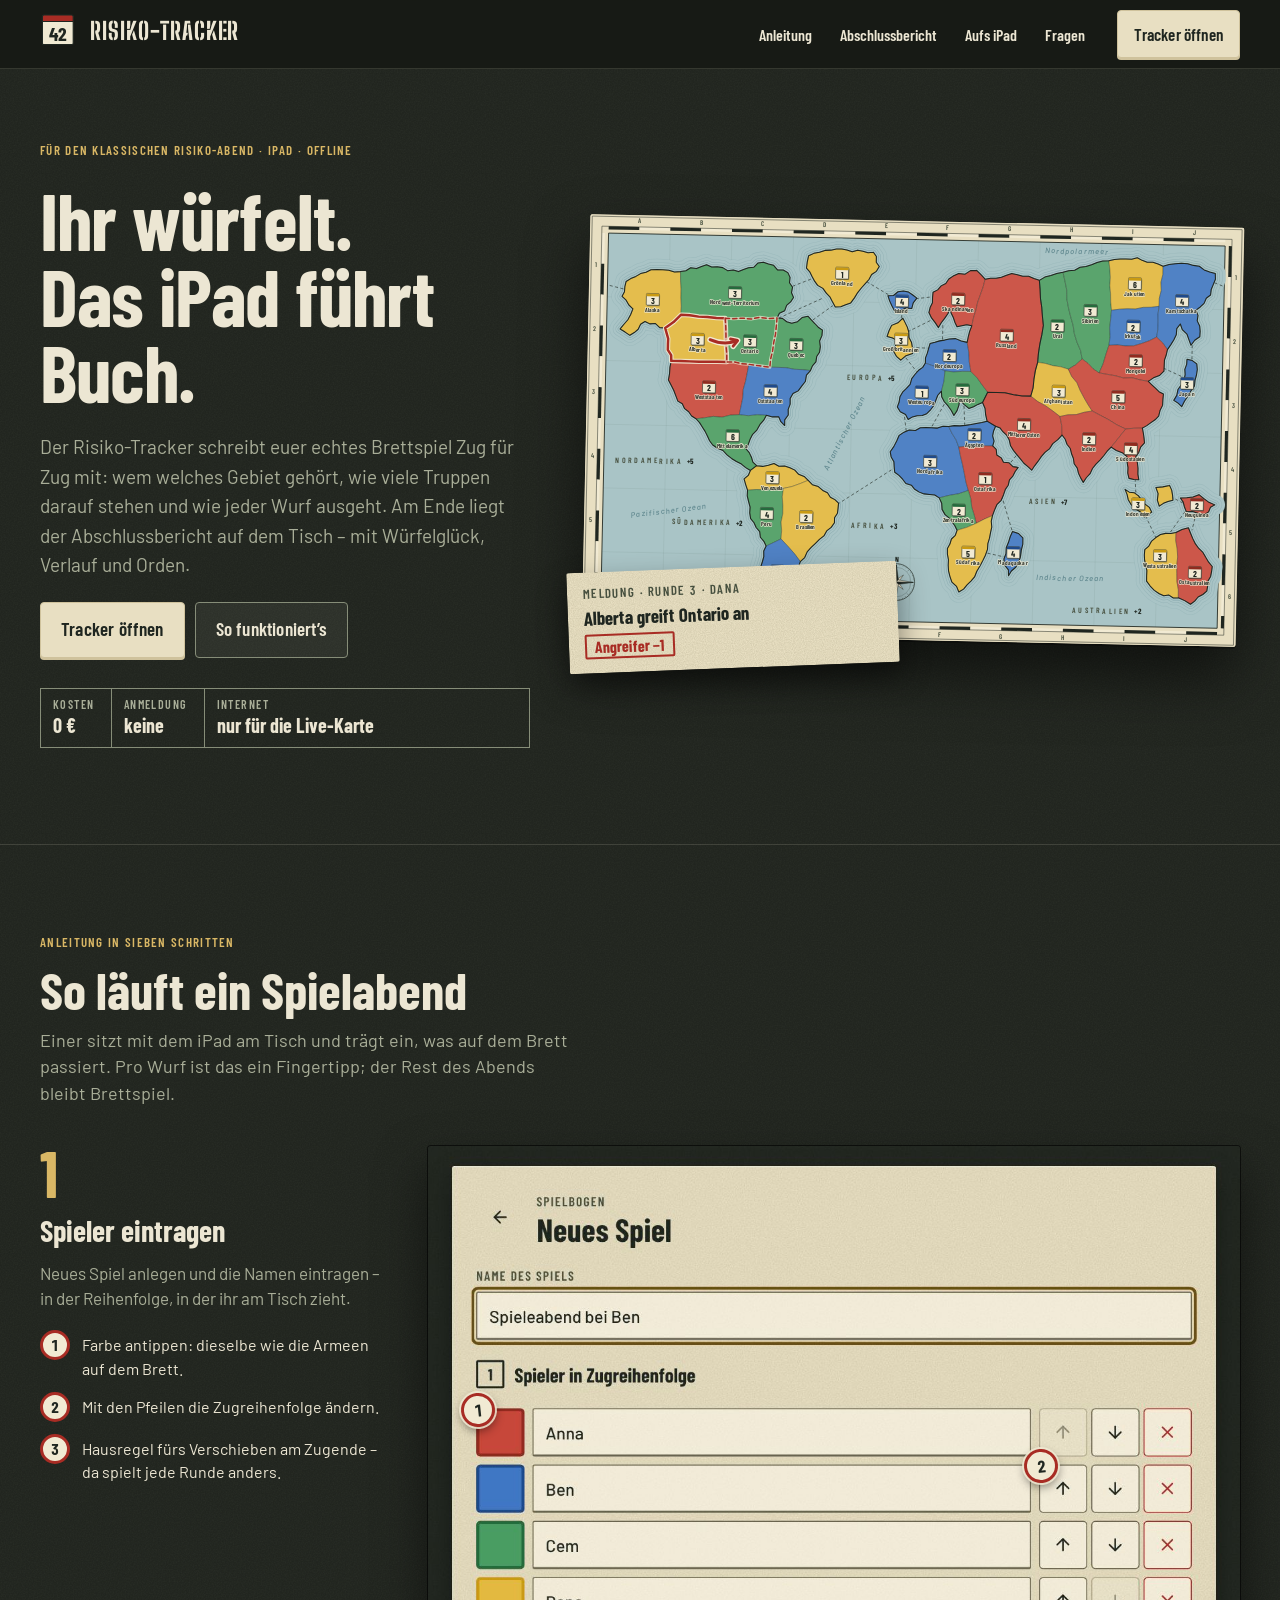
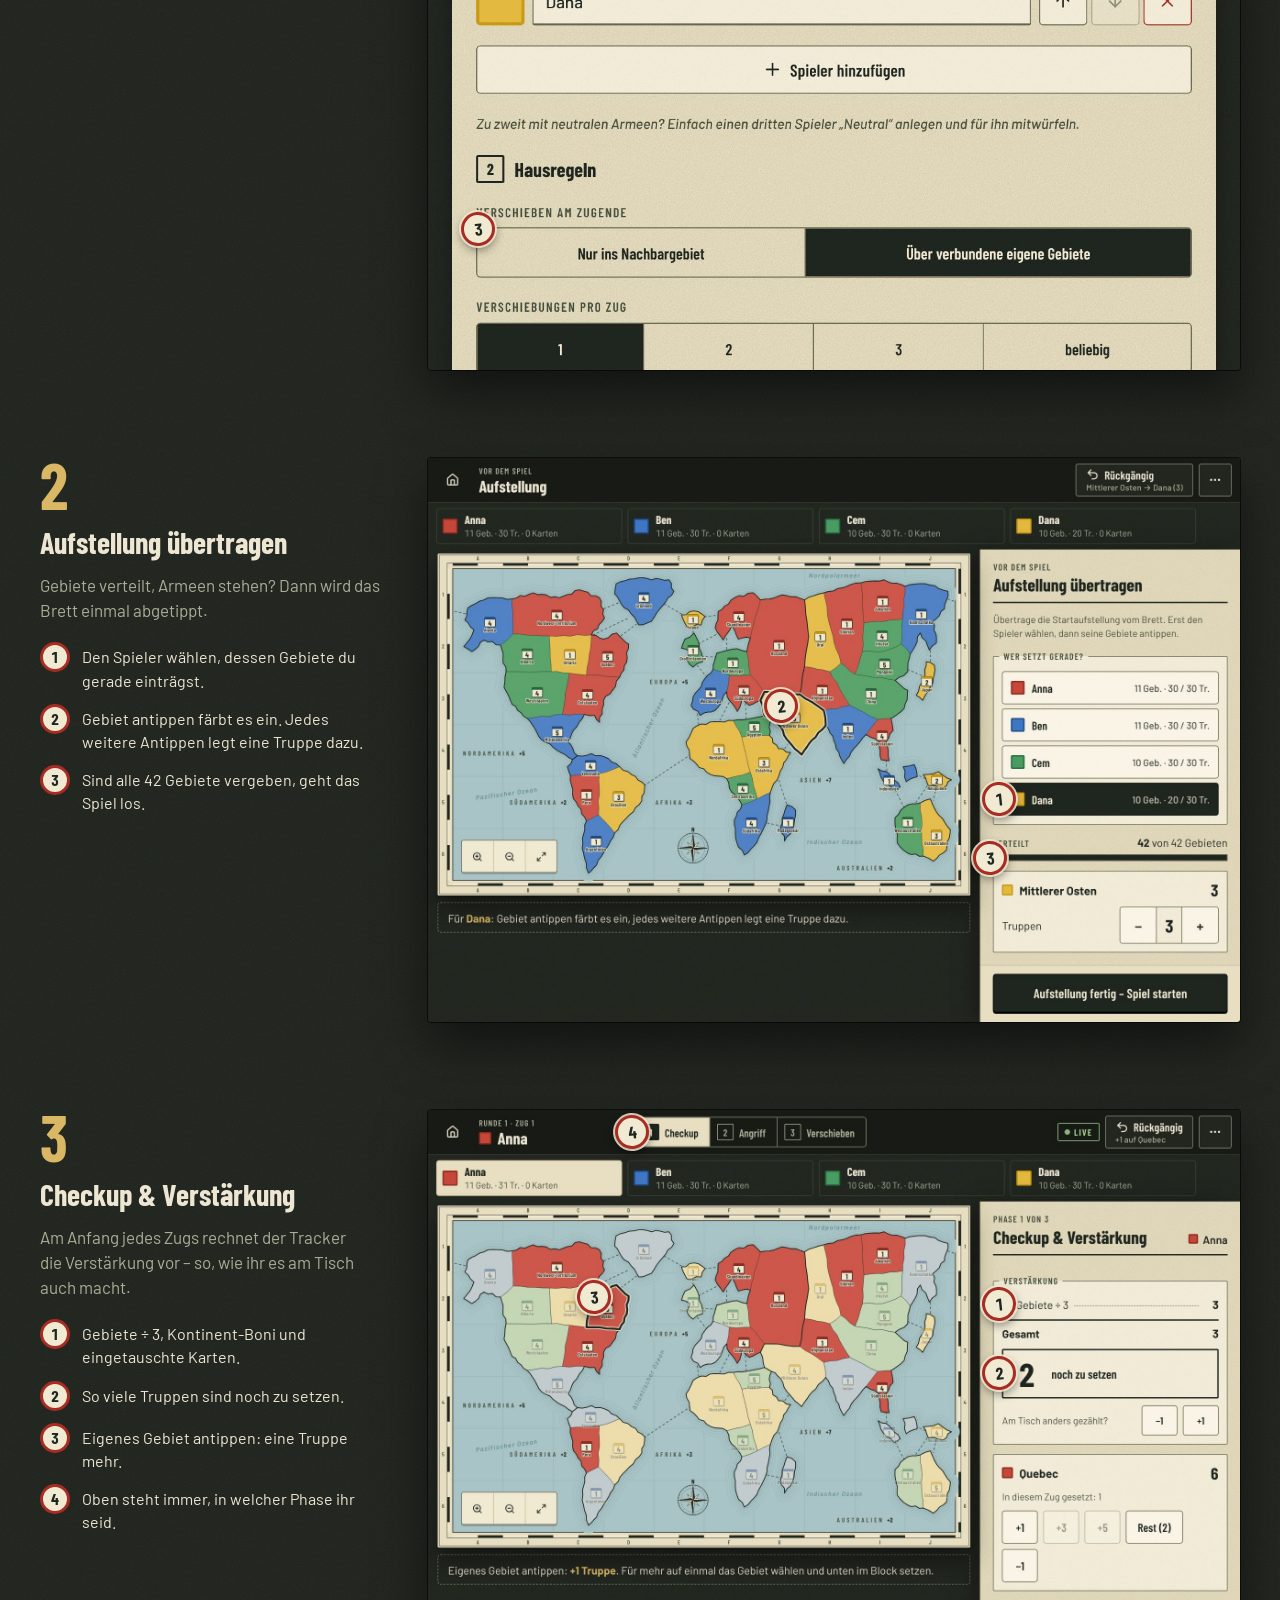
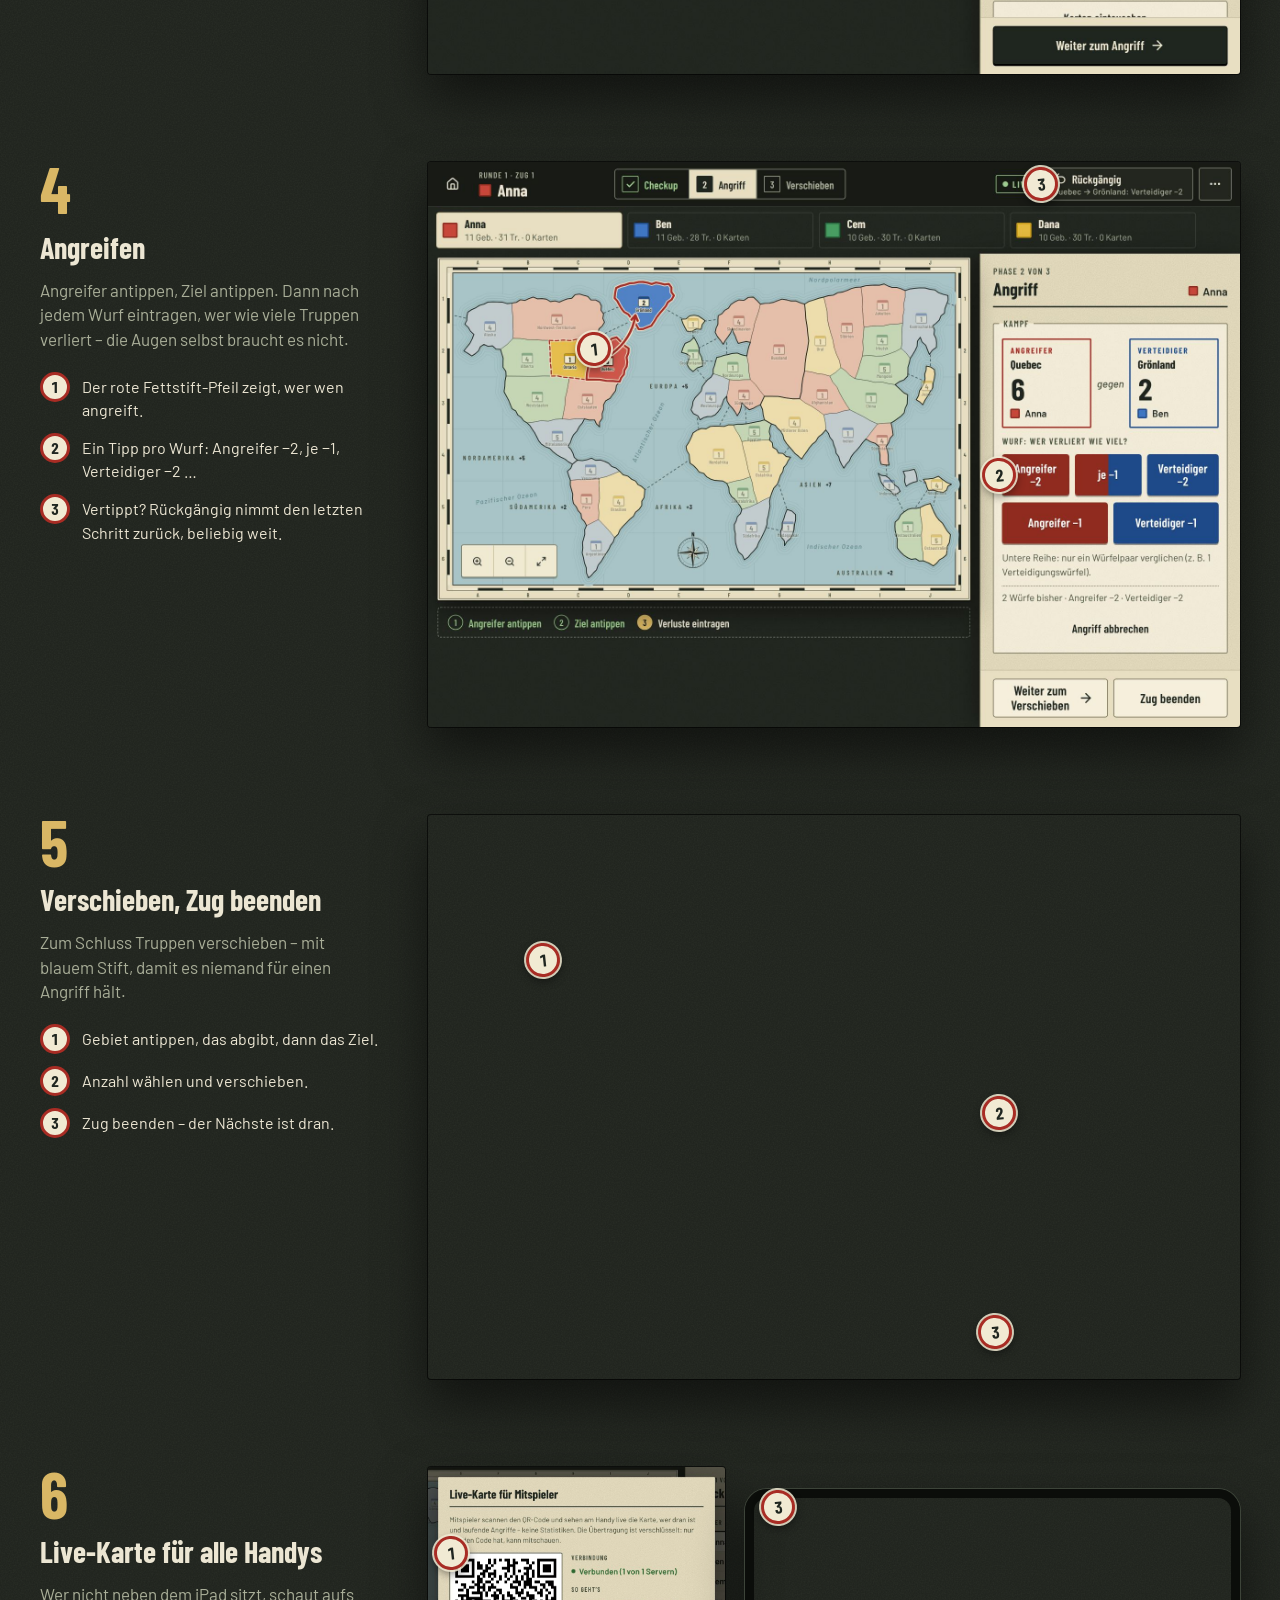
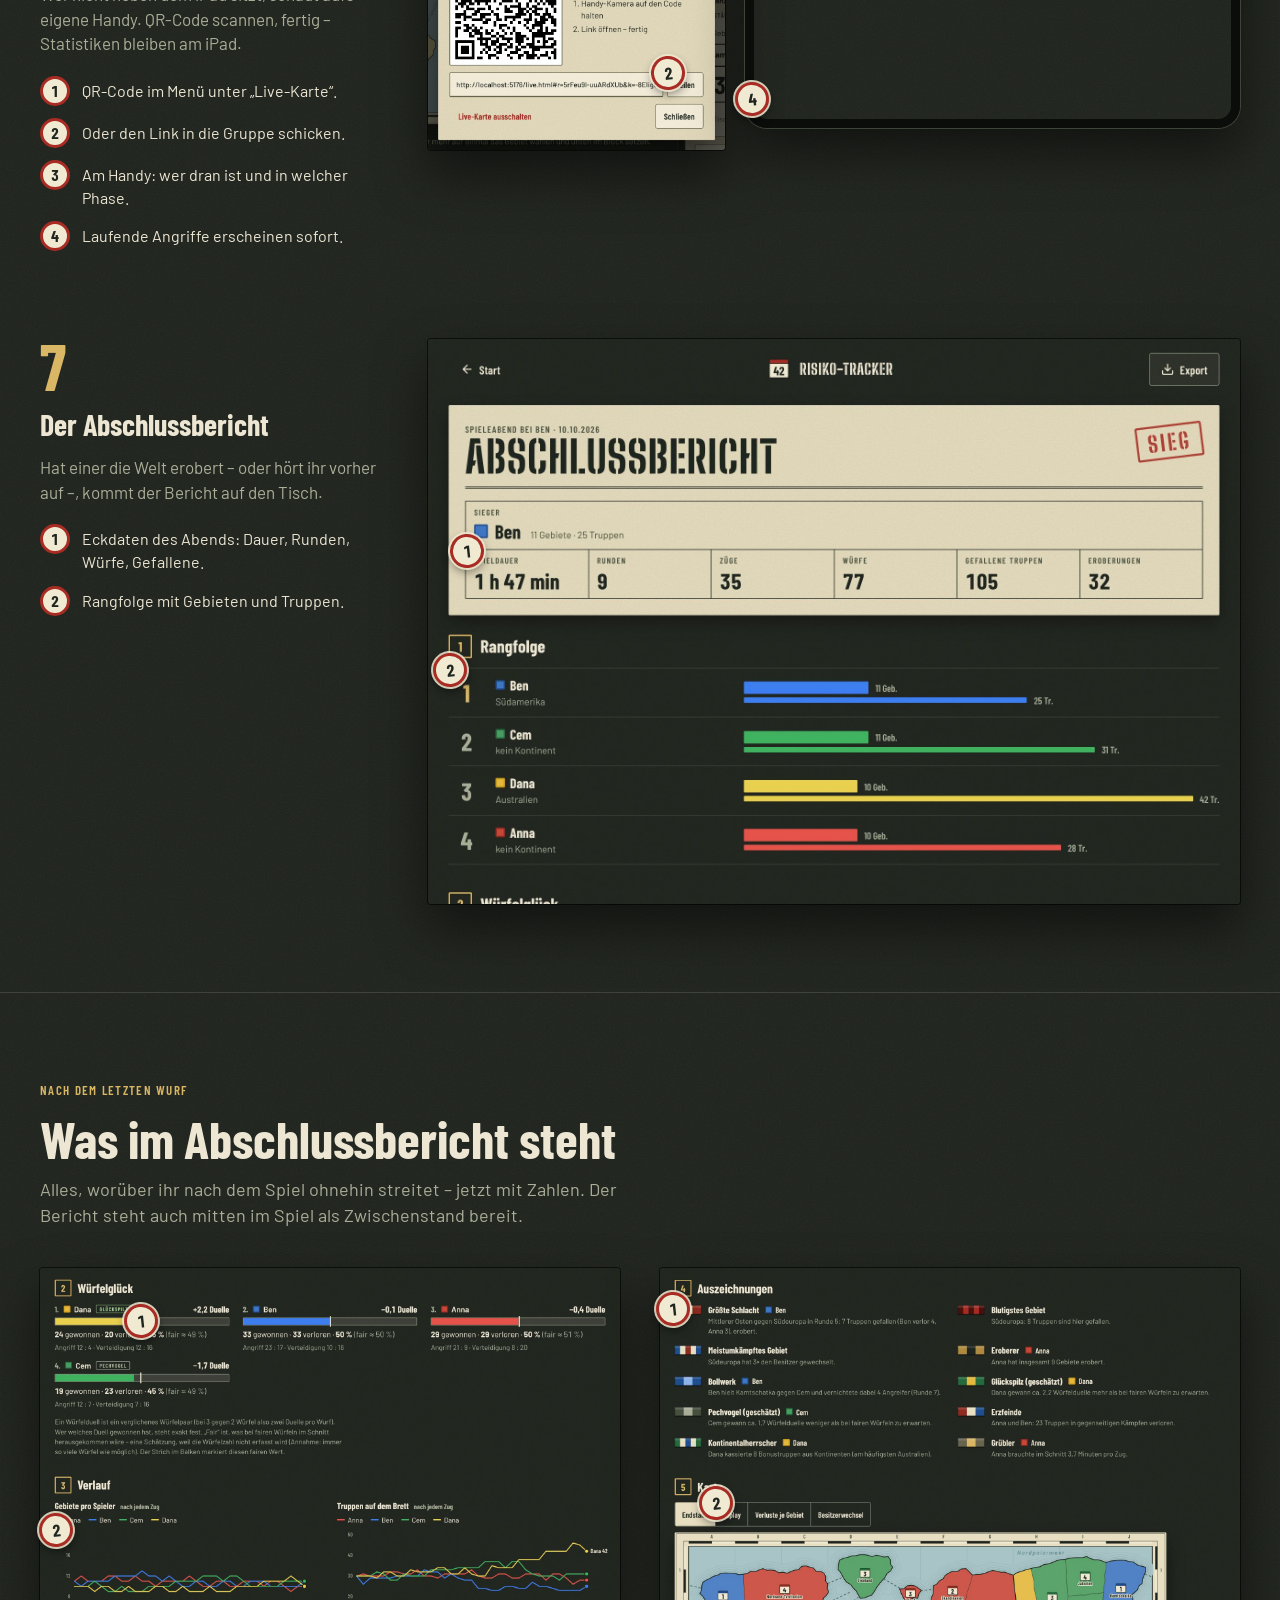
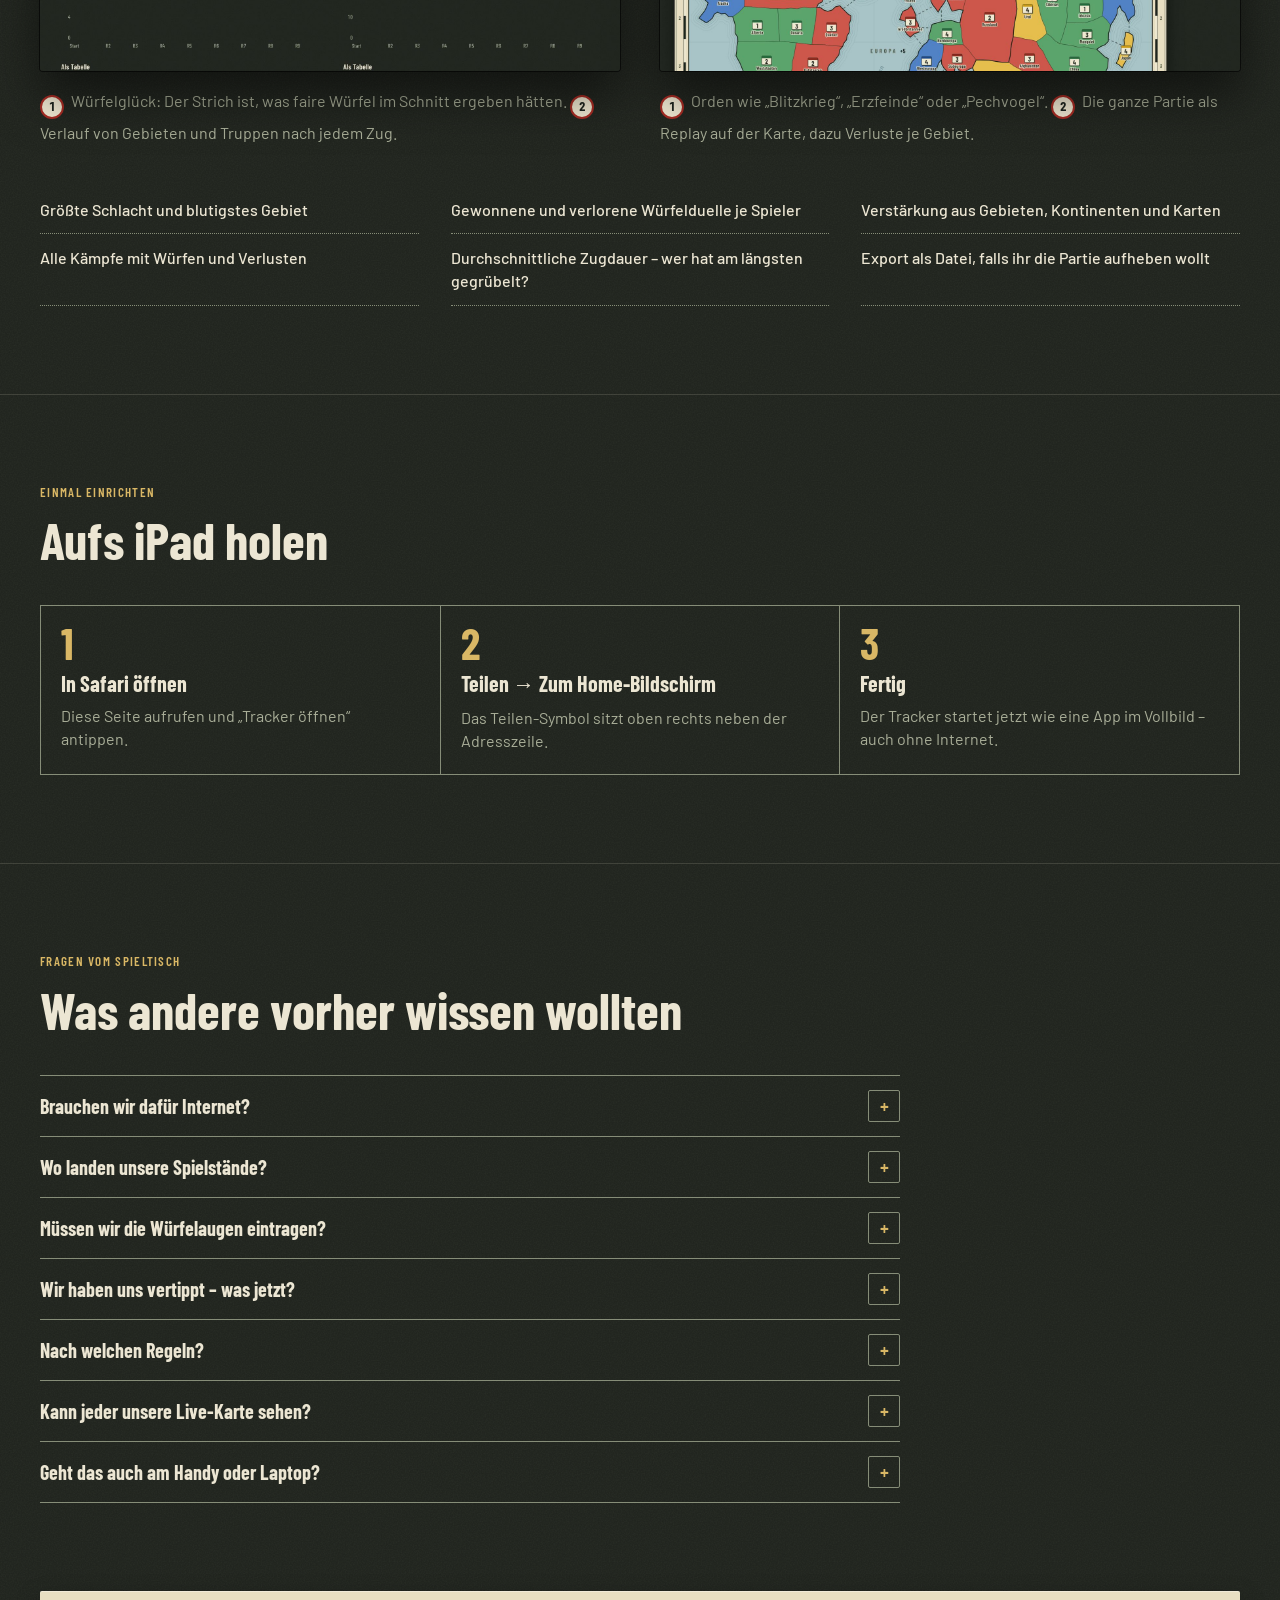
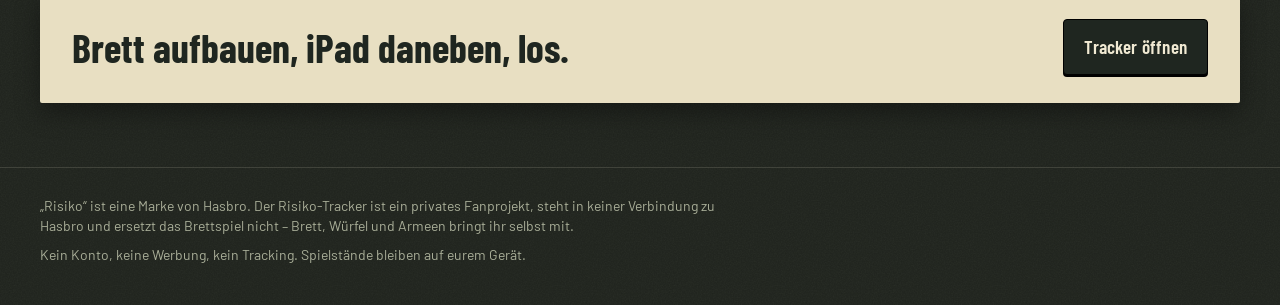
<file: index.html>
<!doctype html>
<html lang="de">
  <head>
    <meta charset="UTF-8" />
    <meta name="viewport" content="width=device-width, initial-scale=1, viewport-fit=cover" />
    <meta name="theme-color" content="#171a15" />
    <meta name="description" content="Schreibt euer echtes Risiko-Brettspiel Zug für Zug am iPad mit – Karte, Truppen, jeder Wurf. Am Ende gibt es den Abschlussbericht mit Würfelglück, Verlauf und Orden. Kostenlos, ohne Anmeldung, offline." />
    <link rel="icon" href="icon-192.png" type="image/png" />
    <link rel="apple-touch-icon" href="apple-touch-icon.png" />
    <title>Risiko-Tracker – Ihr würfelt, das iPad führt Buch</title>
    <script>
      // Vom Home-Bildschirm gestartet oder ein alter Link ins Spiel (#/game/…): direkt in den Tracker.
      (function () {
        var standalone = window.matchMedia('(display-mode: standalone)').matches || navigator.standalone === true;
        var appRoute = location.hash.indexOf('#/') === 0;
        if (appRoute || (standalone && !location.hash)) location.replace('app.html' + location.hash);
      })();
    </script>
    <script type="module" crossorigin src="./assets/index-QHa-64Rf.js"></script>
    <link rel="modulepreload" crossorigin href="./assets/Brand-vREjHZmv.js">
    <link rel="modulepreload" crossorigin href="./assets/demo-C6knaJaB.js">
    <link rel="stylesheet" crossorigin href="./assets/index-D_ZC6vP-.css">
  <link rel="manifest" href="./manifest.webmanifest"></head>
  <body>
    <div id="root"></div>
  </body>
</html>
</file>
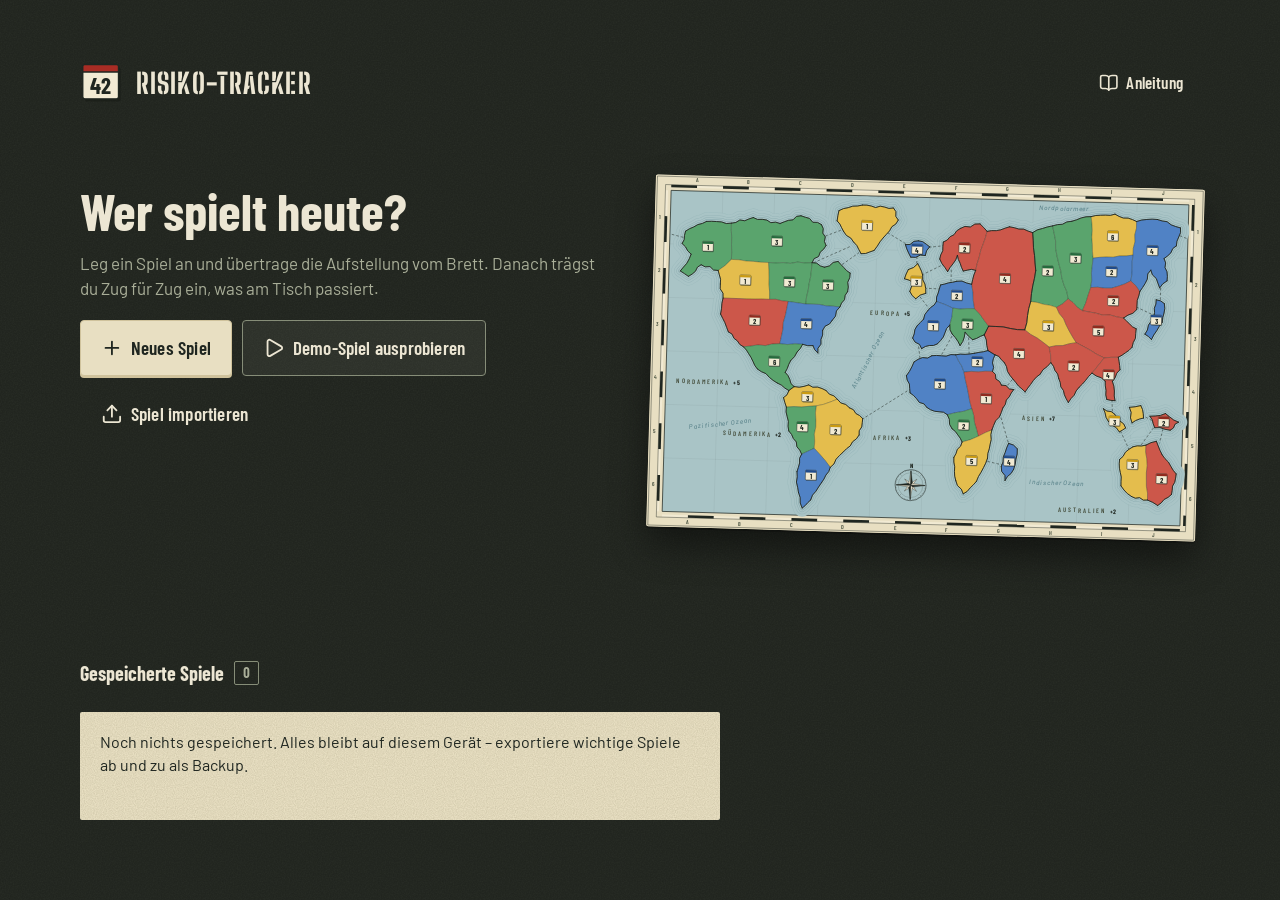
<file: app.html>
<!doctype html>
<html lang="de">
  <head>
    <meta charset="UTF-8" />
    <meta name="viewport" content="width=device-width, initial-scale=1, viewport-fit=cover" />
    <meta name="apple-mobile-web-app-capable" content="yes" />
    <meta name="mobile-web-app-capable" content="yes" />
    <meta name="apple-mobile-web-app-status-bar-style" content="black-translucent" />
    <meta name="apple-mobile-web-app-title" content="Risiko" />
    <meta name="theme-color" content="#171a15" />
    <link rel="icon" href="icon-192.png" type="image/png" />
    <link rel="apple-touch-icon" href="apple-touch-icon.png" />
    <title>Risiko-Tracker</title>
    <script type="module" crossorigin src="./assets/app-83pB0fUG.js"></script>
    <link rel="modulepreload" crossorigin href="./assets/Brand-vREjHZmv.js">
    <link rel="modulepreload" crossorigin href="./assets/index-BG9cSFyj.js">
    <link rel="modulepreload" crossorigin href="./assets/demo-C6knaJaB.js">
    <link rel="stylesheet" crossorigin href="./assets/index-VKs0nWkp.css">
  <link rel="manifest" href="./manifest.webmanifest"></head>
  <body>
    <div id="root"></div>
  </body>
</html>
</file>
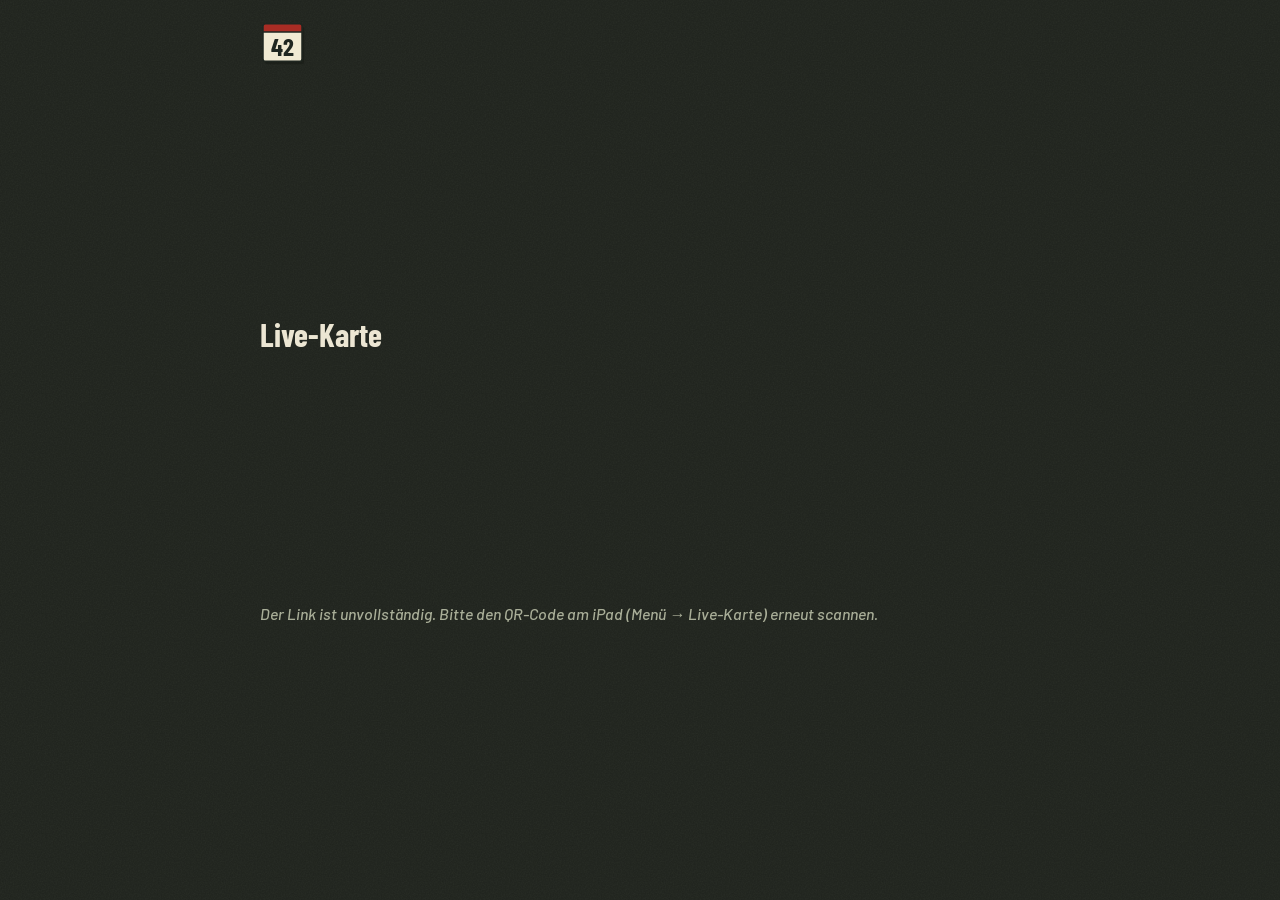
<file: live.html>
<!doctype html>
<html lang="de">
  <head>
    <meta charset="UTF-8" />
    <meta name="viewport" content="width=device-width, initial-scale=1, viewport-fit=cover" />
    <meta name="apple-mobile-web-app-capable" content="yes" />
    <meta name="apple-mobile-web-app-status-bar-style" content="black-translucent" />
    <meta name="theme-color" content="#171a15" />
    <meta name="robots" content="noindex" />
    <link rel="icon" href="icon-192.png" type="image/png" />
    <link rel="apple-touch-icon" href="apple-touch-icon.png" />
    <title>Risiko – Live-Karte</title>
    <script type="module" crossorigin src="./assets/live-DbzaKU4Q.js"></script>
    <link rel="modulepreload" crossorigin href="./assets/Brand-vREjHZmv.js">
    <link rel="modulepreload" crossorigin href="./assets/index-BG9cSFyj.js">
    <link rel="stylesheet" crossorigin href="./assets/index-VKs0nWkp.css">
  <link rel="manifest" href="./manifest.webmanifest"></head>
  <body>
    <div id="root"></div>
  </body>
</html>
</file>
<file: assets/index-D_ZC6vP-.css>
@font-face{font-family:Big Shoulders Stencil Display;font-style:normal;font-display:swap;font-weight:800;src:url(./big-shoulders-stencil-display-latin-800-normal-DldhClEd.woff2) format("woff2"),url(./big-shoulders-stencil-display-latin-800-normal-COi9-ISJ.woff) format("woff")}@font-face{font-family:Barlow;font-style:normal;font-display:swap;font-weight:400;src:url(./barlow-latin-400-normal-qiz4-Cze.woff2) format("woff2"),url(./barlow-latin-400-normal-fsAxiSwU.woff) format("woff")}@font-face{font-family:Barlow;font-style:normal;font-display:swap;font-weight:500;src:url(./barlow-latin-500-normal-BPAOfeC8.woff2) format("woff2"),url(./barlow-latin-500-normal-C1h8hMer.woff) format("woff")}@font-face{font-family:Barlow;font-style:italic;font-display:swap;font-weight:500;src:url(./barlow-latin-500-italic-C-u4QxiE.woff2) format("woff2"),url(./barlow-latin-500-italic-3ygjGam6.woff) format("woff")}@font-face{font-family:Barlow;font-style:normal;font-display:swap;font-weight:600;src:url(./barlow-latin-600-normal-DILqtrty.woff2) format("woff2"),url(./barlow-latin-600-normal-CNwfPWQD.woff) format("woff")}@font-face{font-family:Barlow;font-style:normal;font-display:swap;font-weight:700;src:url(./barlow-latin-700-normal-A9pxMQ4z.woff2) format("woff2"),url(./barlow-latin-700-normal-__SGTsZ1.woff) format("woff")}@font-face{font-family:Barlow Condensed;font-style:normal;font-display:swap;font-weight:500;src:url(./barlow-condensed-latin-500-normal-BgYH2mbd.woff2) format("woff2"),url(./barlow-condensed-latin-500-normal-HIEiP5Ov.woff) format("woff")}@font-face{font-family:Barlow Condensed;font-style:normal;font-display:swap;font-weight:600;src:url(./barlow-condensed-latin-600-normal-DepVgxBB.woff2) format("woff2"),url(./barlow-condensed-latin-600-normal-BFJEwTuo.woff) format("woff")}@font-face{font-family:Barlow Condensed;font-style:normal;font-display:swap;font-weight:700;src:url(./barlow-condensed-latin-700-normal-v1xN8_Wq.woff2) format("woff2"),url(./barlow-condensed-latin-700-normal-Dmwat-ge.woff) format("woff")}:root{--table-950: #171a15;--table-900: #1e221c;--table-800: #262b24;--table-700: #30362d;--table-600: #3d4439;--paper-hi: #f1ead3;--paper: #e8dfc2;--paper-2: #ddd2b1;--paper-3: #cfc29c;--ink: #1f2620;--ink-2: #47503f;--ink-rule: #68654f;--brass-ink: #6e4f12;--brass: #b08a3e;--brass-light: #d9b765;--attack: #a82c24;--attack-light: #f0806f;--defend: #1f4f8f;--defend-light: #8fb4ea;--sea: #a9c4c6;--sea-deep: #8fb0b4;--sea-line: #5f878e;--bg: var(--table-900);--surface: var(--table-800);--surface-2: var(--table-700);--text: #ece6d3;--text-muted: #a9ae98;--rule: rgba(236, 230, 211, .14);--rule-strong: #868d78;--accent: var(--brass-light);--ok-text: #9fcf8f;--danger-text: var(--attack-light);--control-bg: rgba(236, 230, 211, .06);--control-bg-active: rgba(236, 230, 211, .14);--btn-primary-bg: var(--paper);--btn-primary-fg: var(--ink);--btn-primary-edge: var(--paper-3);--font-stencil: "Big Shoulders Stencil Display", "Barlow Condensed", "Arial Narrow", sans-serif;--font-label: "Barlow Condensed", "Arial Narrow", "Roboto Condensed", sans-serif;--font-body: "Barlow", -apple-system, "Segoe UI", Roboto, sans-serif;--radius: 4px;--tap: 48px;--lift: 0 1px 0 rgba(255, 255, 255, .35) inset, 0 10px 24px rgba(0, 0, 0, .35);color-scheme:dark;font-family:var(--font-body);font-size:16px;line-height:1.45;color:var(--text);background:var(--bg);-webkit-text-size-adjust:100%;-webkit-tap-highlight-color:transparent}.paper{--surface: var(--paper);--surface-2: var(--paper-2);--text: var(--ink);--text-muted: var(--ink-2);--rule: rgba(31, 38, 32, .18);--rule-strong: var(--ink-rule);--accent: var(--brass-ink);--ok-text: #2f6b33;--danger-text: var(--attack);--control-bg: rgba(255, 252, 240, .55);--control-bg-active: rgba(31, 38, 32, .08);--btn-primary-bg: var(--ink);--btn-primary-fg: var(--paper-hi);--btn-primary-edge: #000;color:var(--text);background-color:var(--paper);background-image:url("data:image/svg+xml,%3Csvg xmlns='http://www.w3.org/2000/svg' width='160' height='160'%3E%3Cfilter id='n'%3E%3CfeTurbulence type='fractalNoise' baseFrequency='.9' numOctaves='2' stitchTiles='stitch'/%3E%3CfeColorMatrix values='0 0 0 0 .3 0 0 0 0 .27 0 0 0 0 .16 0 0 0 .4 -.1'/%3E%3C/filter%3E%3Crect width='100%25' height='100%25' filter='url(%23n)'/%3E%3C/svg%3E");color-scheme:light}*,*:before,*:after{box-sizing:border-box}html,body,#root{height:100%}body{margin:0;background-color:var(--table-900);background-image:url("data:image/svg+xml,%3Csvg xmlns='http://www.w3.org/2000/svg' width='220' height='220'%3E%3Cfilter id='n'%3E%3CfeTurbulence type='fractalNoise' baseFrequency='.75' numOctaves='2' stitchTiles='stitch'/%3E%3CfeColorMatrix values='0 0 0 0 .9 0 0 0 0 .9 0 0 0 0 .8 0 0 0 .05 0'/%3E%3C/filter%3E%3Crect width='100%25' height='100%25' filter='url(%23n)'/%3E%3C/svg%3E");overscroll-behavior:none}h1,h2,h3{margin:0;font-family:var(--font-label);font-weight:700;line-height:1.1;text-wrap:balance}h1{font-size:2rem}h2{font-size:1.375rem}h3{font-size:1.125rem}p{margin:0;text-wrap:pretty}a{color:var(--accent);text-underline-offset:3px}:focus-visible{outline:3px solid var(--accent);outline-offset:2px}.icon{width:1.15em;height:1.15em;flex:none;stroke-width:2}.muted{color:var(--text-muted)}.small{font-size:.875rem}.warn{color:var(--danger-text);font-weight:600}.ok{color:var(--ok-text)}.num,.tabular{font-variant-numeric:tabular-nums}.visually-hidden{position:absolute!important;width:1px;height:1px;overflow:hidden;clip-path:inset(50%);white-space:nowrap}.kicker,.field>span,.form-label{font-family:var(--font-label);font-weight:600;font-size:.8125rem;letter-spacing:.1em;text-transform:uppercase;color:var(--text-muted)}.hint{font-style:italic;font-weight:500;color:var(--text-muted)}.btn{display:inline-flex;align-items:center;justify-content:center;gap:8px;min-height:var(--tap);padding:0 16px;border:1px solid var(--rule-strong);border-radius:var(--radius);background:var(--control-bg);color:var(--text);font-family:var(--font-label);font-weight:600;font-size:1.0625rem;letter-spacing:.01em;line-height:1.1;text-align:center;cursor:pointer;touch-action:manipulation;user-select:none;-webkit-user-select:none;transition:background-color .15s ease-out,border-color .15s ease-out,transform .08s ease-out}.btn:hover:not(:disabled){background:var(--control-bg-active)}.btn:active:not(:disabled){transform:translateY(1px)}.btn:disabled{opacity:.42;cursor:not-allowed}.btn.primary{background:var(--btn-primary-bg);color:var(--btn-primary-fg);border-color:var(--btn-primary-edge);box-shadow:0 2px 0 var(--btn-primary-edge)}.btn.primary:hover:not(:disabled){background:var(--btn-primary-bg);filter:brightness(1.06)}.btn.primary:active:not(:disabled){transform:translateY(2px);box-shadow:none}.btn.ghost{background:transparent;border-color:transparent}.btn.ghost:hover:not(:disabled){background:var(--control-bg)}.btn.danger{color:var(--danger-text)}.btn.danger:not(.ghost){border-color:currentColor}.btn.big{min-height:56px;padding:0 20px;font-size:1.1875rem}.btn.small{min-height:44px;padding:0 12px;font-size:.9375rem}.btn.icon-only{width:var(--tap);padding:0}.btn.active{background:var(--control-bg-active);border-color:var(--text);box-shadow:inset 0 0 0 1px var(--text)}.quick-buttons{display:flex;flex-wrap:wrap;gap:8px}.quick-buttons .btn{min-width:52px}.center{justify-content:center}.segmented{display:flex;flex-wrap:wrap;border:1px solid var(--rule-strong);border-radius:var(--radius);overflow:hidden}.segmented button{flex:1 1 auto;min-height:var(--tap);padding:0 14px;border:0;border-left:1px solid var(--rule-strong);background:transparent;color:var(--text);font:600 1rem var(--font-label);cursor:pointer;touch-action:manipulation}.segmented button:first-child{border-left:0}.segmented button.active{background:var(--btn-primary-bg);color:var(--btn-primary-fg)}.field{display:grid;gap:6px}input:not([type]),input[type=text],.field input{width:100%;min-height:var(--tap);padding:0 12px;border:1px solid var(--rule-strong);border-bottom-width:2px;border-radius:2px;background:var(--control-bg);color:var(--text);font:500 1.0625rem var(--font-body)}input::placeholder{color:var(--text-muted);opacity:.8}.row{display:flex;align-items:center;justify-content:space-between;gap:12px}.card{display:grid;gap:10px;padding:12px;border:1px solid var(--rule-strong);border-radius:2px;background:var(--control-bg)}.card.attention{border-color:var(--danger-text);box-shadow:inset 0 0 0 1px var(--danger-text)}.stepper{display:inline-flex;align-items:stretch;border:1px solid var(--rule-strong);border-radius:var(--radius);overflow:hidden}.stepper button{width:52px;min-height:52px;border:0;background:var(--control-bg);color:var(--text);font:600 1.5rem var(--font-label);cursor:pointer;touch-action:manipulation}.stepper button:disabled{opacity:.35;cursor:not-allowed}.stepper output{display:grid;place-items:center;min-width:3.2ch;padding:0 8px;border-inline:1px solid var(--rule-strong);font:700 1.625rem var(--font-label);font-variant-numeric:tabular-nums}.player-dot{display:inline-block;flex:none;border:2px solid;border-radius:2px;vertical-align:-.12em}.player-tag{display:inline-flex;align-items:center;gap:7px;font-weight:600;white-space:nowrap}.page{--page-max: 1120px;width:100%;height:100%;overflow-y:auto;-webkit-overflow-scrolling:touch;padding-block:calc(20px + env(safe-area-inset-top)) calc(40px + env(safe-area-inset-bottom));padding-inline:max(16px,env(safe-area-inset-left),calc((100% - var(--page-max)) / 2))}.page.narrow{--page-max: 760px}.sheet{display:grid;gap:18px;padding:22px 24px 24px;border-radius:2px;box-shadow:var(--lift)}.page-header{display:flex;align-items:center;gap:12px}.page-footer{display:flex;flex-wrap:wrap;align-items:center;justify-content:flex-end;gap:12px;padding-top:8px}.section-title{font-size:1.25rem}.save-warning{padding:8px 16px;background:var(--attack);color:#fff;font-weight:600;text-align:center}.modal-backdrop{position:fixed;top:0;right:0;bottom:0;left:0;z-index:50;display:grid;place-items:center;padding:16px;background:#0c0e0ba8;animation:fade-in .16s ease-out}.modal{display:grid;gap:14px;width:min(540px,100%);max-height:min(88dvh,860px);overflow:auto;padding:20px 22px 22px;border-radius:2px;box-shadow:0 24px 60px #00000080;animation:rise-in .2s ease-out}.modal:focus{outline:none}.modal h2{padding-bottom:10px;border-bottom:2px solid var(--text);font-size:1.5rem}.modal-actions{display:flex;flex-wrap:wrap;justify-content:space-between;gap:10px}.modal-footer{position:sticky;bottom:-22px;display:flex;justify-content:flex-end;margin:0 -22px -22px;padding:12px 22px 16px;border-top:1px solid var(--rule);background:var(--surface)}.menu-list{display:grid;gap:8px}.menu-list .btn{justify-content:flex-start;text-align:left}.toast{position:fixed;left:50%;bottom:calc(24px + env(safe-area-inset-bottom));z-index:60;max-width:calc(100% - 32px);padding:12px 18px;border:1px solid var(--paper-3);border-radius:2px;background:var(--paper-hi);color:var(--ink);font:600 1rem var(--font-label);box-shadow:0 10px 30px #00000073;transform:translate(-50%);animation:rise-in .2s ease-out}.table-scroll{overflow-x:auto;-webkit-overflow-scrolling:touch}.data-table{width:100%;border-collapse:collapse;font-variant-numeric:tabular-nums}.data-table th,.data-table td{padding:9px 12px;border-bottom:1px solid var(--rule);text-align:left;vertical-align:middle}.data-table thead .player-tag{color:var(--text);font-size:1rem;letter-spacing:0;text-transform:none}.data-table thead th{border-bottom:2px solid var(--text);font-family:var(--font-label);font-weight:600;font-size:.8125rem;letter-spacing:.08em;text-transform:uppercase;color:var(--text-muted);white-space:nowrap}@keyframes fade-in{0%{opacity:0}}@keyframes rise-in{0%{opacity:0;transform:translateY(8px)}}.toast{animation-name:toast-in}@keyframes toast-in{0%{opacity:0;transform:translate(-50%,8px)}}@media(prefers-reduced-motion:reduce){*,*:before,*:after{animation-duration:.01ms!important;transition-duration:.01ms!important}}.map-stage{position:relative;min-height:0;min-width:0;display:flex;align-items:center;justify-content:center;container-type:size}.map-frame{position:relative;width:100%;overflow:hidden;border-radius:2px;background:var(--paper);box-shadow:0 1px #ffffff40 inset,0 2px #00000040,0 18px 36px #00000073}@supports (width: 1cqw){.map-stage>.map-frame{width:min(100cqw,155.88cqh);aspect-ratio:1060 / 680}}.map-zoom-wrapper,.map-zoom-content{width:100%!important;height:100%!important}.world-map{display:block;width:100%;height:100%;user-select:none;-webkit-user-select:none;--pencil: var(--ink)}.world-map.pencil-attack{--pencil: var(--attack)}.world-map.pencil-move{--pencil: var(--defend)}.zoom-controls{position:absolute;left:4.4%;bottom:6.6%;z-index:2;display:flex;border:1px solid var(--ink-rule);border-radius:var(--radius);overflow:hidden;box-shadow:0 2px #1f262040}.zoom-controls button{width:46px;height:46px;display:grid;place-items:center;border:0;border-left:1px solid var(--paper-3);background:var(--paper-hi);color:var(--ink);cursor:pointer;touch-action:manipulation}.zoom-controls button:first-child{border-left:0}.zoom-controls button:active{background:var(--paper-2)}.frame .margin{fill:var(--paper)}.frame .outer-line{fill:none;stroke:var(--ink);stroke-width:.8}.frame .grad{fill:var(--paper-hi)}.frame .grad.on{fill:var(--ink)}.frame .grad-outline{fill:none;stroke:var(--ink);stroke-width:.8}.grid-ref{font:600 11px var(--font-label);fill:var(--ink-2);text-anchor:middle;letter-spacing:.04em}.sea{fill:var(--sea);stroke:var(--ink);stroke-width:1.4}.grid{fill:none;stroke:var(--ink);stroke-opacity:.12;stroke-width:.7}.waterline,.waterline-gap{fill:none;stroke-linejoin:round;stroke-linecap:round}.waterline{stroke:var(--sea-line)}.waterline-gap{stroke:var(--sea)}.sea-lanes line{stroke:var(--ink);stroke-opacity:.7;stroke-width:1.4;stroke-dasharray:5 4}.ocean-label{font:italic 500 12.5px var(--font-body);letter-spacing:.14em;fill:var(--sea-line)}.continent-labels text{font:600 12.5px var(--font-label);letter-spacing:.32em;fill:var(--ink-2)}.continent-labels .bonus{letter-spacing:.04em;font-weight:700;fill:var(--ink)}.compass-ring{fill:none;stroke:var(--ink);stroke-width:.9}.compass-ring.thin{stroke-width:.5;stroke-opacity:.6}.compass-ticks{stroke:var(--ink);stroke-width:.6}.compass-point{stroke:var(--ink);stroke-width:.7;stroke-linejoin:round}.compass-point.open{fill:var(--paper-hi)}.compass-point.filled{fill:var(--ink)}.compass-n{font:700 12px var(--font-label);fill:var(--ink)}.land path{fill:var(--paper-hi)}.territory{fill-opacity:.9;stroke:var(--ink);stroke-opacity:.5;stroke-width:.9;stroke-linejoin:round;cursor:pointer;transition:fill-opacity .18s ease-out}.territory.dim{fill-opacity:.26}.territory:focus{outline:none}.territory:focus-visible{stroke:var(--brass-ink);stroke-opacity:1;stroke-width:3.5}.continent-outline{fill:none;stroke:var(--ink);stroke-width:1.7;stroke-linejoin:round;stroke-linecap:round;pointer-events:none}.highlights{pointer-events:none}.hl path{fill:none;stroke-linejoin:round;stroke-linecap:round}.hl .hl-halo{stroke:var(--paper-hi);stroke-opacity:.9}.hl .hl-line{stroke:var(--pencil)}.hl-selected .hl-halo{stroke-width:7.5}.hl-selected .hl-line{stroke-width:4}.hl-target .hl-halo{stroke-width:5;stroke-opacity:.7}.hl-target .hl-line{stroke-width:2.4;stroke-dasharray:7 5}.pencil-arrow path{fill:none;stroke-linecap:round;stroke-linejoin:round;pointer-events:none}.pencil-arrow .arrow-halo{stroke:var(--paper-hi);stroke-width:9}.pencil-arrow .arrow-line{stroke:var(--attack);stroke-width:4.6}.pencil-arrow.move .arrow-line{stroke:var(--defend)}.badges{pointer-events:none}.badge{transition:opacity .18s ease-out}.badge.dim{opacity:.4}.chit-shadow{fill:var(--ink);fill-opacity:.4}.chit-body{fill:var(--paper-hi);stroke:var(--ink);stroke-width:.9}.chit .num{font:700 14px var(--font-label);fill:var(--ink)}.badge .name{font:600 9.5px var(--font-label);letter-spacing:.02em;fill:var(--ink);paint-order:stroke;stroke:var(--paper-hi);stroke-width:2.6px;stroke-opacity:.85;stroke-linejoin:round}.legend-box{fill:var(--paper-hi);stroke:var(--ink);stroke-width:.8}.legend-title{font:700 9.5px var(--font-label);letter-spacing:.18em;fill:var(--ink)}.legend-text{font:500 9.5px var(--font-label);fill:var(--ink)}.legend-lane{stroke:var(--ink);stroke-width:1.4;stroke-dasharray:5 4}.legend .chit .num{font-size:12px}@media(max-width:700px),(max-height:500px){.zoom-controls button{width:34px;height:34px}.zoom-controls .icon{width:16px;height:16px}}.brand{display:inline-flex;align-items:center;gap:12px}.brand-mark{flex:none}.brand-name{font:800 1.75rem/1 var(--font-stencil);letter-spacing:.04em;text-transform:uppercase}.home{display:grid;gap:36px}.home-bar{display:flex;align-items:center;justify-content:space-between;gap:12px}a.btn{text-decoration:none}.home-start{display:grid;grid-template-columns:minmax(0,1fr);gap:12px}.home-start>:not(.table-map){grid-column:1}.table-map{display:none}@media(min-width:980px)and (orientation:landscape){.home-start{grid-template-columns:minmax(0,1fr) minmax(0,1.05fr);align-content:start;column-gap:48px}.table-map{display:block;grid-column:2;grid-row:1 / span 4;align-self:start;transform:rotate(1.6deg);pointer-events:none}}.home-start h1{font-size:clamp(2.25rem,5vw,3.25rem)}.home-start p{max-width:58ch;font-size:1.0625rem}.home-actions{display:flex;flex-wrap:wrap;gap:10px;padding-top:8px}.home-games{display:grid;gap:14px}.section-title{display:flex;align-items:center;gap:10px}.section-title .count{padding:0 8px;border:1px solid var(--rule-strong);border-radius:2px;color:var(--text-muted);font-size:.875rem;line-height:1.6}.empty{padding:18px 20px;border-radius:2px;max-width:640px}.game-list{display:grid;grid-template-columns:repeat(auto-fill,minmax(min(100%,340px),1fr));gap:16px;margin:0;padding:0;list-style:none}.game-card{display:grid;align-content:start;gap:10px;padding:16px 18px 18px;border-radius:2px;box-shadow:var(--lift)}.game-card-head{display:flex;align-items:flex-start;justify-content:space-between;gap:8px}.game-card h3{font-size:1.5rem;overflow-wrap:anywhere}.game-card .stamp{font-size:.9375rem;color:var(--ok-text)}.game-card .stamp.ended{color:var(--ink-2)}.tags{display:flex;flex-wrap:wrap;gap:6px 14px}.game-card-actions{display:flex;flex-wrap:wrap;gap:8px;padding-top:10px;border-top:1px dotted var(--ink-rule)}.new-game .sheet{gap:20px}.section-num{display:inline-grid;place-items:center;width:28px;height:28px;border:2px solid currentColor;border-radius:2px;font-size:1rem}.player-editor{display:grid;gap:8px;margin:0;padding:0;list-style:none}.player-editor li{display:grid;grid-template-columns:auto 1fr auto;align-items:center;gap:8px}.color-swatch{width:var(--tap);height:var(--tap);border:3px solid;border-radius:var(--radius);cursor:pointer}.row-actions{display:flex;gap:4px}.color-picker{grid-column:1 / -1;display:grid;grid-template-columns:repeat(auto-fill,minmax(118px,1fr));gap:6px;padding:10px;border:1px solid var(--rule-strong);border-radius:2px;background:var(--control-bg)}.color-option{display:flex;align-items:center;gap:8px;min-height:44px;padding:0 10px;border:1px solid var(--rule-strong);border-radius:var(--radius);background:transparent;color:var(--text);font:600 1rem var(--font-label);cursor:pointer}.color-option .swatch{width:20px;height:20px;border:2px solid var(--swatch-edge);border-radius:2px;background:var(--swatch)}.color-option.active{border-color:var(--text);box-shadow:inset 0 0 0 1px var(--text)}.color-option:disabled{opacity:.35;cursor:not-allowed;text-decoration:line-through}@media(max-width:520px){.sheet{padding:18px 16px 20px}.player-editor li{grid-template-columns:auto 1fr}.row-actions{grid-column:1 / -1;justify-content:flex-end}}html:has(.landing),html:has(.landing) body,html:has(.landing) #root{height:auto;min-height:100%}.landing{--wrap: 1200px;--gutter: max(16px, env(safe-area-inset-left), calc((100% - var(--wrap)) / 2));min-height:100%}.lp-bar{position:sticky;top:0;z-index:10;display:flex;align-items:center;gap:20px;padding:calc(10px + env(safe-area-inset-top)) var(--gutter) 10px;border-bottom:1px solid var(--rule);background:#171a15f0;backdrop-filter:blur(8px);-webkit-backdrop-filter:blur(8px)}.lp-home{color:inherit;text-decoration:none}.lp-home .brand-name{font-size:1.5rem}.lp-nav{display:flex;gap:4px;margin-left:auto}.lp-nav a{display:inline-flex;align-items:center;min-height:44px;padding:0 12px;border-radius:var(--radius);color:var(--text);font:600 1rem var(--font-label);text-decoration:none}.lp-nav a:hover{background:var(--control-bg)}.lp-hero{display:grid;grid-template-columns:minmax(0,.9fr) minmax(0,1.2fr);align-items:center;gap:56px;padding:72px var(--gutter) 96px}.hero-copy{display:grid;gap:22px}.hero-copy h1{font-size:clamp(2.75rem,6.2vw,5rem);line-height:.96;letter-spacing:-.01em}.lead{max-width:54ch;color:var(--text-muted);font-size:1.1875rem;line-height:1.55}.hero-actions{display:flex;flex-wrap:wrap;gap:10px}.hero-facts{display:grid;grid-template-columns:auto auto 1fr;margin:8px 0 0;border-top:1px solid var(--rule-strong);border-left:1px solid var(--rule-strong)}.hero-facts>div{display:grid;gap:2px;padding:8px 16px 10px 12px;border-right:1px solid var(--rule-strong);border-bottom:1px solid var(--rule-strong)}.hero-facts dt{font:600 .75rem var(--font-label);letter-spacing:.12em;text-transform:uppercase;color:var(--text-muted)}.hero-facts dd{margin:0;font:700 1.25rem var(--font-label)}.hero-map{position:relative;padding-bottom:28px}.hero-sheet{transform:rotate(1.2deg)}.hero-sheet .map-frame{box-shadow:0 2px #0000004d,0 30px 60px #0000008c}.hero-slip{position:absolute;left:-18px;bottom:0;display:grid;gap:4px;width:min(330px,80%);padding:12px 16px 14px;border-radius:2px;box-shadow:0 14px 30px #00000073;transform:rotate(-2.2deg)}.hero-slip strong{font:700 1.1875rem/1.2 var(--font-label)}.slip-result{justify-self:start;padding:1px 8px;border:2px solid var(--attack);border-radius:2px;color:var(--attack);font:700 1rem var(--font-label)}.lp-section{display:grid;gap:40px;padding:88px var(--gutter);border-top:1px solid var(--rule);scroll-margin-top:50px}.lp-head{display:grid;gap:12px;max-width:720px}.lp-head h2{font-size:clamp(2.125rem,4.4vw,3.25rem);line-height:1}.lp-head>p:not(.kicker){color:var(--text-muted);font-size:1.125rem;max-width:60ch}.lp-head .kicker,.hero-copy .kicker{color:var(--accent)}.marker{display:inline-grid;place-items:center;flex:none;width:30px;height:30px;border:3px solid var(--attack);border-radius:50%;background:var(--paper-hi);color:var(--ink);font:700 1rem/1 var(--font-label);font-variant-numeric:tabular-nums}.marker.on-shot{position:absolute;width:34px;height:34px;font-size:1.0625rem;transform:translate(-50%,-50%) rotate(-6deg);box-shadow:0 0 0 2px #f1ead3d9,0 4px 10px #00000073}.steps{display:grid;gap:88px;margin:0;padding:0;list-style:none}.step{display:grid;grid-template-columns:minmax(0,340px) minmax(0,1fr);align-items:start;gap:48px}.step-text{position:sticky;top:90px;display:grid;gap:14px}.step-num{font:700 4rem/.85 var(--font-label);color:var(--accent)}.step-text h3{font-size:1.875rem}.step-text>p{color:var(--text-muted);font-size:1.0625rem}.point-list{display:grid;gap:12px;margin:6px 0 0;padding:0;list-style:none}.point-list li{display:grid;grid-template-columns:30px 1fr;align-items:start;gap:12px}.point-list li>span:last-child{padding-top:3px}.step-shots{display:grid;gap:20px}.step-shots.two{grid-template-columns:minmax(0,.75fr) minmax(0,1.25fr);align-items:center}.shot{position:relative}.shot img{display:block;width:100%;height:auto;border-radius:3px;box-shadow:0 0 0 1px #0009,0 24px 50px #00000080}.shot.phone img{border:9px solid #0b0d0a;border-radius:22px;box-shadow:0 0 0 1px #3d4439,0 24px 50px #00000080}.report-grid{display:grid;grid-template-columns:repeat(2,minmax(0,1fr));gap:40px}.report-grid figure{display:grid;gap:16px;margin:0}.report-grid figcaption{color:var(--text-muted);line-height:1.7}.report-grid figcaption .marker{width:24px;height:24px;border-width:2.5px;font-size:.8125rem;vertical-align:-.35em;margin-right:4px}.report-list{display:grid;grid-template-columns:repeat(3,minmax(0,1fr));gap:0 32px;margin:0;padding:0;list-style:none}.report-list li{padding:12px 0;border-bottom:1px dotted var(--rule-strong);font-weight:500}.install{display:grid;grid-template-columns:repeat(3,minmax(0,1fr));margin:0;padding:0;list-style:none;border-top:1px solid var(--rule-strong);border-left:1px solid var(--rule-strong)}.install li{display:grid;align-content:start;gap:8px;padding:18px 20px 22px;border-right:1px solid var(--rule-strong);border-bottom:1px solid var(--rule-strong)}.install .step-num{font-size:2.75rem}.install strong{font:700 1.375rem var(--font-label)}.install li>span:last-child{color:var(--text-muted)}.faq{display:grid;max-width:860px;border-top:1px solid var(--rule-strong)}.faq details{border-bottom:1px solid var(--rule-strong)}.faq summary{display:flex;align-items:center;justify-content:space-between;gap:16px;min-height:60px;padding:12px 0;font:700 1.25rem var(--font-label);cursor:pointer;list-style:none}.faq summary::-webkit-details-marker{display:none}.faq summary:after{content:"+";flex:none;display:grid;place-items:center;width:32px;height:32px;border:1.5px solid var(--rule-strong);border-radius:2px;color:var(--accent);font:600 1.25rem/1 var(--font-label)}.faq details[open] summary:after{content:"−"}.faq details p{max-width:68ch;padding:0 0 20px;color:var(--text-muted);font-size:1.0625rem}.lp-cta{display:flex;flex-wrap:wrap;align-items:center;justify-content:space-between;gap:20px;margin:0 var(--gutter) 64px;padding:28px 32px;border-radius:2px;background:var(--paper);color:var(--ink);box-shadow:var(--lift);--btn-primary-bg: var(--ink);--btn-primary-fg: var(--paper-hi);--btn-primary-edge: #000}.lp-cta h2{font-size:clamp(1.75rem,3.4vw,2.5rem)}.lp-footer{display:grid;gap:8px;padding:28px var(--gutter) calc(40px + env(safe-area-inset-bottom));border-top:1px solid var(--rule);color:var(--text-muted);font-size:.875rem}.lp-footer p{max-width:90ch}@media(max-width:1000px){.lp-hero{grid-template-columns:1fr;gap:48px;padding-top:48px}.step{grid-template-columns:1fr;gap:24px}.step-text{position:static}.report-list{grid-template-columns:repeat(2,minmax(0,1fr))}}@media(max-width:760px){.lp-nav{display:none}.lp-bar .btn{margin-left:auto}.lp-home .brand-name{font-size:1.25rem}.lp-section{padding-block:64px}.steps{gap:64px}.report-grid,.install,.report-list,.step-shots.two{grid-template-columns:1fr}.hero-facts{grid-template-columns:1fr 1fr}.hero-facts>div:last-child{grid-column:1 / -1}.hero-map{padding-bottom:0}.hero-slip{position:relative;left:auto;bottom:auto;width:auto;margin:-18px 10px 0}.marker.on-shot{width:26px;height:26px;border-width:2.5px;font-size:.875rem}.lp-cta{padding:22px 20px}}
</file>
<file: assets/index-VKs0nWkp.css>
@font-face{font-family:Big Shoulders Stencil Display;font-style:normal;font-display:swap;font-weight:800;src:url(./big-shoulders-stencil-display-latin-800-normal-DldhClEd.woff2) format("woff2"),url(./big-shoulders-stencil-display-latin-800-normal-COi9-ISJ.woff) format("woff")}@font-face{font-family:Barlow;font-style:normal;font-display:swap;font-weight:400;src:url(./barlow-latin-400-normal-qiz4-Cze.woff2) format("woff2"),url(./barlow-latin-400-normal-fsAxiSwU.woff) format("woff")}@font-face{font-family:Barlow;font-style:normal;font-display:swap;font-weight:500;src:url(./barlow-latin-500-normal-BPAOfeC8.woff2) format("woff2"),url(./barlow-latin-500-normal-C1h8hMer.woff) format("woff")}@font-face{font-family:Barlow;font-style:italic;font-display:swap;font-weight:500;src:url(./barlow-latin-500-italic-C-u4QxiE.woff2) format("woff2"),url(./barlow-latin-500-italic-3ygjGam6.woff) format("woff")}@font-face{font-family:Barlow;font-style:normal;font-display:swap;font-weight:600;src:url(./barlow-latin-600-normal-DILqtrty.woff2) format("woff2"),url(./barlow-latin-600-normal-CNwfPWQD.woff) format("woff")}@font-face{font-family:Barlow;font-style:normal;font-display:swap;font-weight:700;src:url(./barlow-latin-700-normal-A9pxMQ4z.woff2) format("woff2"),url(./barlow-latin-700-normal-__SGTsZ1.woff) format("woff")}@font-face{font-family:Barlow Condensed;font-style:normal;font-display:swap;font-weight:500;src:url(./barlow-condensed-latin-500-normal-BgYH2mbd.woff2) format("woff2"),url(./barlow-condensed-latin-500-normal-HIEiP5Ov.woff) format("woff")}@font-face{font-family:Barlow Condensed;font-style:normal;font-display:swap;font-weight:600;src:url(./barlow-condensed-latin-600-normal-DepVgxBB.woff2) format("woff2"),url(./barlow-condensed-latin-600-normal-BFJEwTuo.woff) format("woff")}@font-face{font-family:Barlow Condensed;font-style:normal;font-display:swap;font-weight:700;src:url(./barlow-condensed-latin-700-normal-v1xN8_Wq.woff2) format("woff2"),url(./barlow-condensed-latin-700-normal-Dmwat-ge.woff) format("woff")}:root{--table-950: #171a15;--table-900: #1e221c;--table-800: #262b24;--table-700: #30362d;--table-600: #3d4439;--paper-hi: #f1ead3;--paper: #e8dfc2;--paper-2: #ddd2b1;--paper-3: #cfc29c;--ink: #1f2620;--ink-2: #47503f;--ink-rule: #68654f;--brass-ink: #6e4f12;--brass: #b08a3e;--brass-light: #d9b765;--attack: #a82c24;--attack-light: #f0806f;--defend: #1f4f8f;--defend-light: #8fb4ea;--sea: #a9c4c6;--sea-deep: #8fb0b4;--sea-line: #5f878e;--bg: var(--table-900);--surface: var(--table-800);--surface-2: var(--table-700);--text: #ece6d3;--text-muted: #a9ae98;--rule: rgba(236, 230, 211, .14);--rule-strong: #868d78;--accent: var(--brass-light);--ok-text: #9fcf8f;--danger-text: var(--attack-light);--control-bg: rgba(236, 230, 211, .06);--control-bg-active: rgba(236, 230, 211, .14);--btn-primary-bg: var(--paper);--btn-primary-fg: var(--ink);--btn-primary-edge: var(--paper-3);--font-stencil: "Big Shoulders Stencil Display", "Barlow Condensed", "Arial Narrow", sans-serif;--font-label: "Barlow Condensed", "Arial Narrow", "Roboto Condensed", sans-serif;--font-body: "Barlow", -apple-system, "Segoe UI", Roboto, sans-serif;--radius: 4px;--tap: 48px;--lift: 0 1px 0 rgba(255, 255, 255, .35) inset, 0 10px 24px rgba(0, 0, 0, .35);color-scheme:dark;font-family:var(--font-body);font-size:16px;line-height:1.45;color:var(--text);background:var(--bg);-webkit-text-size-adjust:100%;-webkit-tap-highlight-color:transparent}.paper{--surface: var(--paper);--surface-2: var(--paper-2);--text: var(--ink);--text-muted: var(--ink-2);--rule: rgba(31, 38, 32, .18);--rule-strong: var(--ink-rule);--accent: var(--brass-ink);--ok-text: #2f6b33;--danger-text: var(--attack);--control-bg: rgba(255, 252, 240, .55);--control-bg-active: rgba(31, 38, 32, .08);--btn-primary-bg: var(--ink);--btn-primary-fg: var(--paper-hi);--btn-primary-edge: #000;color:var(--text);background-color:var(--paper);background-image:url("data:image/svg+xml,%3Csvg xmlns='http://www.w3.org/2000/svg' width='160' height='160'%3E%3Cfilter id='n'%3E%3CfeTurbulence type='fractalNoise' baseFrequency='.9' numOctaves='2' stitchTiles='stitch'/%3E%3CfeColorMatrix values='0 0 0 0 .3 0 0 0 0 .27 0 0 0 0 .16 0 0 0 .4 -.1'/%3E%3C/filter%3E%3Crect width='100%25' height='100%25' filter='url(%23n)'/%3E%3C/svg%3E");color-scheme:light}*,*:before,*:after{box-sizing:border-box}html,body,#root{height:100%}body{margin:0;background-color:var(--table-900);background-image:url("data:image/svg+xml,%3Csvg xmlns='http://www.w3.org/2000/svg' width='220' height='220'%3E%3Cfilter id='n'%3E%3CfeTurbulence type='fractalNoise' baseFrequency='.75' numOctaves='2' stitchTiles='stitch'/%3E%3CfeColorMatrix values='0 0 0 0 .9 0 0 0 0 .9 0 0 0 0 .8 0 0 0 .05 0'/%3E%3C/filter%3E%3Crect width='100%25' height='100%25' filter='url(%23n)'/%3E%3C/svg%3E");overscroll-behavior:none}h1,h2,h3{margin:0;font-family:var(--font-label);font-weight:700;line-height:1.1;text-wrap:balance}h1{font-size:2rem}h2{font-size:1.375rem}h3{font-size:1.125rem}p{margin:0;text-wrap:pretty}a{color:var(--accent);text-underline-offset:3px}:focus-visible{outline:3px solid var(--accent);outline-offset:2px}.icon{width:1.15em;height:1.15em;flex:none;stroke-width:2}.muted{color:var(--text-muted)}.small{font-size:.875rem}.warn{color:var(--danger-text);font-weight:600}.ok{color:var(--ok-text)}.num,.tabular{font-variant-numeric:tabular-nums}.visually-hidden{position:absolute!important;width:1px;height:1px;overflow:hidden;clip-path:inset(50%);white-space:nowrap}.kicker,.field>span,.form-label{font-family:var(--font-label);font-weight:600;font-size:.8125rem;letter-spacing:.1em;text-transform:uppercase;color:var(--text-muted)}.hint{font-style:italic;font-weight:500;color:var(--text-muted)}.btn{display:inline-flex;align-items:center;justify-content:center;gap:8px;min-height:var(--tap);padding:0 16px;border:1px solid var(--rule-strong);border-radius:var(--radius);background:var(--control-bg);color:var(--text);font-family:var(--font-label);font-weight:600;font-size:1.0625rem;letter-spacing:.01em;line-height:1.1;text-align:center;cursor:pointer;touch-action:manipulation;user-select:none;-webkit-user-select:none;transition:background-color .15s ease-out,border-color .15s ease-out,transform .08s ease-out}.btn:hover:not(:disabled){background:var(--control-bg-active)}.btn:active:not(:disabled){transform:translateY(1px)}.btn:disabled{opacity:.42;cursor:not-allowed}.btn.primary{background:var(--btn-primary-bg);color:var(--btn-primary-fg);border-color:var(--btn-primary-edge);box-shadow:0 2px 0 var(--btn-primary-edge)}.btn.primary:hover:not(:disabled){background:var(--btn-primary-bg);filter:brightness(1.06)}.btn.primary:active:not(:disabled){transform:translateY(2px);box-shadow:none}.btn.ghost{background:transparent;border-color:transparent}.btn.ghost:hover:not(:disabled){background:var(--control-bg)}.btn.danger{color:var(--danger-text)}.btn.danger:not(.ghost){border-color:currentColor}.btn.big{min-height:56px;padding:0 20px;font-size:1.1875rem}.btn.small{min-height:44px;padding:0 12px;font-size:.9375rem}.btn.icon-only{width:var(--tap);padding:0}.btn.active{background:var(--control-bg-active);border-color:var(--text);box-shadow:inset 0 0 0 1px var(--text)}.quick-buttons{display:flex;flex-wrap:wrap;gap:8px}.quick-buttons .btn{min-width:52px}.center{justify-content:center}.segmented{display:flex;flex-wrap:wrap;border:1px solid var(--rule-strong);border-radius:var(--radius);overflow:hidden}.segmented button{flex:1 1 auto;min-height:var(--tap);padding:0 14px;border:0;border-left:1px solid var(--rule-strong);background:transparent;color:var(--text);font:600 1rem var(--font-label);cursor:pointer;touch-action:manipulation}.segmented button:first-child{border-left:0}.segmented button.active{background:var(--btn-primary-bg);color:var(--btn-primary-fg)}.field{display:grid;gap:6px}input:not([type]),input[type=text],.field input{width:100%;min-height:var(--tap);padding:0 12px;border:1px solid var(--rule-strong);border-bottom-width:2px;border-radius:2px;background:var(--control-bg);color:var(--text);font:500 1.0625rem var(--font-body)}input::placeholder{color:var(--text-muted);opacity:.8}.row{display:flex;align-items:center;justify-content:space-between;gap:12px}.card{display:grid;gap:10px;padding:12px;border:1px solid var(--rule-strong);border-radius:2px;background:var(--control-bg)}.card.attention{border-color:var(--danger-text);box-shadow:inset 0 0 0 1px var(--danger-text)}.stepper{display:inline-flex;align-items:stretch;border:1px solid var(--rule-strong);border-radius:var(--radius);overflow:hidden}.stepper button{width:52px;min-height:52px;border:0;background:var(--control-bg);color:var(--text);font:600 1.5rem var(--font-label);cursor:pointer;touch-action:manipulation}.stepper button:disabled{opacity:.35;cursor:not-allowed}.stepper output{display:grid;place-items:center;min-width:3.2ch;padding:0 8px;border-inline:1px solid var(--rule-strong);font:700 1.625rem var(--font-label);font-variant-numeric:tabular-nums}.player-dot{display:inline-block;flex:none;border:2px solid;border-radius:2px;vertical-align:-.12em}.player-tag{display:inline-flex;align-items:center;gap:7px;font-weight:600;white-space:nowrap}.page{--page-max: 1120px;width:100%;height:100%;overflow-y:auto;-webkit-overflow-scrolling:touch;padding-block:calc(20px + env(safe-area-inset-top)) calc(40px + env(safe-area-inset-bottom));padding-inline:max(16px,env(safe-area-inset-left),calc((100% - var(--page-max)) / 2))}.page.narrow{--page-max: 760px}.sheet{display:grid;gap:18px;padding:22px 24px 24px;border-radius:2px;box-shadow:var(--lift)}.page-header{display:flex;align-items:center;gap:12px}.page-footer{display:flex;flex-wrap:wrap;align-items:center;justify-content:flex-end;gap:12px;padding-top:8px}.section-title{font-size:1.25rem}.save-warning{padding:8px 16px;background:var(--attack);color:#fff;font-weight:600;text-align:center}.modal-backdrop{position:fixed;top:0;right:0;bottom:0;left:0;z-index:50;display:grid;place-items:center;padding:16px;background:#0c0e0ba8;animation:fade-in .16s ease-out}.modal{display:grid;gap:14px;width:min(540px,100%);max-height:min(88dvh,860px);overflow:auto;padding:20px 22px 22px;border-radius:2px;box-shadow:0 24px 60px #00000080;animation:rise-in .2s ease-out}.modal:focus{outline:none}.modal h2{padding-bottom:10px;border-bottom:2px solid var(--text);font-size:1.5rem}.modal-actions{display:flex;flex-wrap:wrap;justify-content:space-between;gap:10px}.modal-footer{position:sticky;bottom:-22px;display:flex;justify-content:flex-end;margin:0 -22px -22px;padding:12px 22px 16px;border-top:1px solid var(--rule);background:var(--surface)}.menu-list{display:grid;gap:8px}.menu-list .btn{justify-content:flex-start;text-align:left}.toast{position:fixed;left:50%;bottom:calc(24px + env(safe-area-inset-bottom));z-index:60;max-width:calc(100% - 32px);padding:12px 18px;border:1px solid var(--paper-3);border-radius:2px;background:var(--paper-hi);color:var(--ink);font:600 1rem var(--font-label);box-shadow:0 10px 30px #00000073;transform:translate(-50%);animation:rise-in .2s ease-out}.table-scroll{overflow-x:auto;-webkit-overflow-scrolling:touch}.data-table{width:100%;border-collapse:collapse;font-variant-numeric:tabular-nums}.data-table th,.data-table td{padding:9px 12px;border-bottom:1px solid var(--rule);text-align:left;vertical-align:middle}.data-table thead .player-tag{color:var(--text);font-size:1rem;letter-spacing:0;text-transform:none}.data-table thead th{border-bottom:2px solid var(--text);font-family:var(--font-label);font-weight:600;font-size:.8125rem;letter-spacing:.08em;text-transform:uppercase;color:var(--text-muted);white-space:nowrap}@keyframes fade-in{0%{opacity:0}}@keyframes rise-in{0%{opacity:0;transform:translateY(8px)}}.toast{animation-name:toast-in}@keyframes toast-in{0%{opacity:0;transform:translate(-50%,8px)}}@media(prefers-reduced-motion:reduce){*,*:before,*:after{animation-duration:.01ms!important;transition-duration:.01ms!important}}.map-stage{position:relative;min-height:0;min-width:0;display:flex;align-items:center;justify-content:center;container-type:size}.map-frame{position:relative;width:100%;overflow:hidden;border-radius:2px;background:var(--paper);box-shadow:0 1px #ffffff40 inset,0 2px #00000040,0 18px 36px #00000073}@supports (width: 1cqw){.map-stage>.map-frame{width:min(100cqw,155.88cqh);aspect-ratio:1060 / 680}}.map-zoom-wrapper,.map-zoom-content{width:100%!important;height:100%!important}.world-map{display:block;width:100%;height:100%;user-select:none;-webkit-user-select:none;--pencil: var(--ink)}.world-map.pencil-attack{--pencil: var(--attack)}.world-map.pencil-move{--pencil: var(--defend)}.zoom-controls{position:absolute;left:4.4%;bottom:6.6%;z-index:2;display:flex;border:1px solid var(--ink-rule);border-radius:var(--radius);overflow:hidden;box-shadow:0 2px #1f262040}.zoom-controls button{width:46px;height:46px;display:grid;place-items:center;border:0;border-left:1px solid var(--paper-3);background:var(--paper-hi);color:var(--ink);cursor:pointer;touch-action:manipulation}.zoom-controls button:first-child{border-left:0}.zoom-controls button:active{background:var(--paper-2)}.frame .margin{fill:var(--paper)}.frame .outer-line{fill:none;stroke:var(--ink);stroke-width:.8}.frame .grad{fill:var(--paper-hi)}.frame .grad.on{fill:var(--ink)}.frame .grad-outline{fill:none;stroke:var(--ink);stroke-width:.8}.grid-ref{font:600 11px var(--font-label);fill:var(--ink-2);text-anchor:middle;letter-spacing:.04em}.sea{fill:var(--sea);stroke:var(--ink);stroke-width:1.4}.grid{fill:none;stroke:var(--ink);stroke-opacity:.12;stroke-width:.7}.waterline,.waterline-gap{fill:none;stroke-linejoin:round;stroke-linecap:round}.waterline{stroke:var(--sea-line)}.waterline-gap{stroke:var(--sea)}.sea-lanes line{stroke:var(--ink);stroke-opacity:.7;stroke-width:1.4;stroke-dasharray:5 4}.ocean-label{font:italic 500 12.5px var(--font-body);letter-spacing:.14em;fill:var(--sea-line)}.continent-labels text{font:600 12.5px var(--font-label);letter-spacing:.32em;fill:var(--ink-2)}.continent-labels .bonus{letter-spacing:.04em;font-weight:700;fill:var(--ink)}.compass-ring{fill:none;stroke:var(--ink);stroke-width:.9}.compass-ring.thin{stroke-width:.5;stroke-opacity:.6}.compass-ticks{stroke:var(--ink);stroke-width:.6}.compass-point{stroke:var(--ink);stroke-width:.7;stroke-linejoin:round}.compass-point.open{fill:var(--paper-hi)}.compass-point.filled{fill:var(--ink)}.compass-n{font:700 12px var(--font-label);fill:var(--ink)}.land path{fill:var(--paper-hi)}.territory{fill-opacity:.9;stroke:var(--ink);stroke-opacity:.5;stroke-width:.9;stroke-linejoin:round;cursor:pointer;transition:fill-opacity .18s ease-out}.territory.dim{fill-opacity:.26}.territory:focus{outline:none}.territory:focus-visible{stroke:var(--brass-ink);stroke-opacity:1;stroke-width:3.5}.continent-outline{fill:none;stroke:var(--ink);stroke-width:1.7;stroke-linejoin:round;stroke-linecap:round;pointer-events:none}.highlights{pointer-events:none}.hl path{fill:none;stroke-linejoin:round;stroke-linecap:round}.hl .hl-halo{stroke:var(--paper-hi);stroke-opacity:.9}.hl .hl-line{stroke:var(--pencil)}.hl-selected .hl-halo{stroke-width:7.5}.hl-selected .hl-line{stroke-width:4}.hl-target .hl-halo{stroke-width:5;stroke-opacity:.7}.hl-target .hl-line{stroke-width:2.4;stroke-dasharray:7 5}.pencil-arrow path{fill:none;stroke-linecap:round;stroke-linejoin:round;pointer-events:none}.pencil-arrow .arrow-halo{stroke:var(--paper-hi);stroke-width:9}.pencil-arrow .arrow-line{stroke:var(--attack);stroke-width:4.6}.pencil-arrow.move .arrow-line{stroke:var(--defend)}.badges{pointer-events:none}.badge{transition:opacity .18s ease-out}.badge.dim{opacity:.4}.chit-shadow{fill:var(--ink);fill-opacity:.4}.chit-body{fill:var(--paper-hi);stroke:var(--ink);stroke-width:.9}.chit .num{font:700 14px var(--font-label);fill:var(--ink)}.badge .name{font:600 9.5px var(--font-label);letter-spacing:.02em;fill:var(--ink);paint-order:stroke;stroke:var(--paper-hi);stroke-width:2.6px;stroke-opacity:.85;stroke-linejoin:round}.legend-box{fill:var(--paper-hi);stroke:var(--ink);stroke-width:.8}.legend-title{font:700 9.5px var(--font-label);letter-spacing:.18em;fill:var(--ink)}.legend-text{font:500 9.5px var(--font-label);fill:var(--ink)}.legend-lane{stroke:var(--ink);stroke-width:1.4;stroke-dasharray:5 4}.legend .chit .num{font-size:12px}@media(max-width:700px),(max-height:500px){.zoom-controls button{width:34px;height:34px}.zoom-controls .icon{width:16px;height:16px}}.game-screen{height:100%;display:flex;flex-direction:column;overflow:hidden}.game-screen>.game-main{flex:1}.top-bar{display:flex;align-items:center;gap:14px;padding:calc(8px + env(safe-area-inset-top)) max(12px,env(safe-area-inset-right)) 8px max(12px,env(safe-area-inset-left));border-bottom:1px solid var(--rule);background:var(--table-950)}.turn-info{display:grid;min-width:0}.turn-info .kicker{font-size:.75rem}.current-player{display:inline-flex;align-items:center;gap:9px;font:700 1.5rem/1.1 var(--font-label);white-space:nowrap}.phase-steps{display:flex;margin:0 auto;padding:0;list-style:none;border:1px solid var(--rule-strong);border-radius:var(--radius);overflow:hidden}.phase-steps li{display:inline-flex;align-items:center;gap:8px;min-height:42px;padding:0 16px 0 10px;border-left:1px solid var(--rule-strong);color:var(--text-muted);font:600 1rem var(--font-label);white-space:nowrap}.phase-steps li:first-child{border-left:0}.step-num{display:inline-grid;place-items:center;width:24px;height:24px;border:1.5px solid currentColor;border-radius:2px;font-size:.875rem}.step-num .icon{width:15px;height:15px;stroke-width:3}.phase-steps li.done{color:var(--ok-text)}.phase-steps li.active{background:var(--paper);color:var(--ink)}.phase-steps li.active .step-num{background:var(--ink);border-color:var(--ink);color:var(--paper-hi)}.correction-flag{padding:4px 10px;border:2px solid var(--attack-light);border-radius:2px;color:var(--attack-light);font:700 .875rem var(--font-label);letter-spacing:.1em;text-transform:uppercase}.top-actions{display:flex;align-items:center;gap:8px;margin-left:auto}.btn.undo{flex-direction:column;align-items:flex-start;gap:1px;max-width:260px;padding:4px 14px}.undo-main{display:inline-flex;align-items:center;gap:7px}.btn.undo small{max-width:100%;overflow:hidden;color:var(--text-muted);font:500 .75rem var(--font-body);white-space:nowrap;text-overflow:ellipsis}.live-badge{display:inline-flex;align-items:center;gap:6px;padding:4px 9px;border:1px solid var(--rule-strong);border-radius:2px;font:700 .8125rem var(--font-label);letter-spacing:.12em;text-transform:uppercase;color:var(--text-muted)}.live-led{width:8px;height:8px;border-radius:50%;background:currentColor;flex:none}.live-badge.ok{color:var(--ok-text);border-color:currentColor}.live-badge.ok .live-led{animation:blink 1.6s ease-in-out infinite}@keyframes blink{50%{opacity:.35}}.player-strip{display:flex;gap:8px;margin:0;padding:8px max(12px,env(safe-area-inset-left));list-style:none;overflow-x:auto;scrollbar-width:none}.player-chip{display:flex;align-items:center;gap:10px;flex:1 1 0;min-width:150px;max-width:270px;padding:6px 12px 6px 8px;border:1px solid var(--rule);border-radius:var(--radius)}.player-chip .name{font:700 1.0625rem/1.15 var(--font-label);white-space:nowrap;overflow:hidden;text-overflow:ellipsis}.player-chip .stats{display:flex;flex-wrap:wrap;align-items:center;gap:0 4px;color:var(--text-muted);font-size:.8125rem;font-variant-numeric:tabular-nums}.chip-text{min-width:0}.player-chip .cont{margin-left:2px;padding:0 4px;border:1px solid currentColor;border-radius:2px;font:700 .6875rem/1.4 var(--font-label);letter-spacing:.06em;text-decoration:none}.player-chip.current{background:var(--paper);border-color:var(--paper-3);color:var(--ink)}.player-chip.current .stats{color:var(--ink-2)}.player-chip.out{opacity:.5}.player-chip.out .name{text-decoration:line-through}.game-main{display:grid;grid-template-columns:minmax(0,1fr) clamp(340px,32vw,410px);min-height:0}.map-area{--coach-reserve: 66px;--map-w: min(100cqw, calc((100cqh - var(--coach-reserve)) * 1.5588));container-type:size;display:flex;flex-direction:column;align-items:center;gap:10px;min-height:0;min-width:0;padding:6px 14px 12px max(14px,env(safe-area-inset-left))}.map-area>.map-frame{flex:none;width:var(--map-w);aspect-ratio:1060 / 680}.map-area>.coach{width:var(--map-w)}.coach{display:flex;align-items:center;flex-wrap:wrap;gap:6px 12px;min-height:44px;padding:8px 14px;border:1px dashed var(--rule-strong);border-radius:var(--radius);color:var(--text);font-size:1rem}.coach strong{color:var(--accent)}.coach-steps{display:flex;flex-wrap:wrap;gap:6px 18px}.coach-steps>span{display:inline-flex;align-items:center;gap:8px;color:var(--text-muted);font:600 1rem var(--font-label)}.coach-num{display:inline-grid;place-items:center;width:22px;height:22px;border:1.5px solid currentColor;border-radius:50%;font-size:.8125rem}.coach-steps>span.done{color:var(--ok-text)}.coach-steps>span.active{color:var(--text)}.coach-steps>span.active .coach-num{background:var(--accent);border-color:var(--accent);color:var(--table-950)}.panel{display:flex;flex-direction:column;gap:14px;min-height:0;overflow-y:auto;padding:16px 18px 0;border-left:1px solid var(--paper-3);box-shadow:-10px 0 30px #0000004d;-webkit-overflow-scrolling:touch}.panel-head{display:grid;gap:2px;padding-bottom:10px;border-bottom:2px solid var(--ink)}.panel-title{display:flex;align-items:baseline;justify-content:space-between;flex-wrap:wrap;gap:4px 12px}.panel-title h2{font-size:1.625rem}.panel-note{color:var(--text-muted);font-style:italic;font-weight:500}.panel fieldset{margin:0;min-width:0}.panel legend{padding:0 6px;margin-left:-4px}.panel-footer{position:sticky;bottom:0;z-index:1;display:grid;gap:8px;margin:auto -18px 0;padding:12px 18px calc(14px + env(safe-area-inset-bottom));border-top:1px solid var(--rule);background:var(--paper)}.panel-footer.two{grid-template-columns:1fr 1fr;align-items:end}.panel-footer .btn,.panel-footer .confirm-wrap{width:100%}.confirm-wrap{display:grid;gap:6px}.btn.armed{background:var(--attack);border-color:#6d1a14;box-shadow:0 2px #6d1a14;color:#fff}.territory-title{display:flex;align-items:center;gap:9px;font-size:1.0625rem}.territory-title .troops{margin-left:auto;font:700 1.5rem var(--font-label);font-variant-numeric:tabular-nums}.brush-list{display:grid;gap:6px}.brush-list.compact{grid-template-columns:repeat(auto-fill,minmax(130px,1fr))}.brush{display:grid;grid-template-columns:auto 1fr auto;align-items:center;gap:10px;min-height:var(--tap);padding:0 12px;border:1px solid var(--rule-strong);border-radius:var(--radius);background:var(--control-bg);color:var(--text);font:600 1.0625rem var(--font-label);text-align:left;cursor:pointer;touch-action:manipulation}.brush.active{background:var(--ink);border-color:var(--ink);color:var(--paper-hi)}.brush-count{color:inherit;opacity:.8;font:500 .875rem var(--font-body)}.progress{display:grid;gap:6px}.progress-head{display:flex;justify-content:space-between;align-items:baseline}.progress .bar{height:10px;border:1px solid var(--ink-rule);border-radius:1px;background:repeating-linear-gradient(90deg,transparent 0 calc(100% / 42 - 1px),rgba(31,38,32,.22) calc(100% / 42 - 1px) calc(100% / 42)),var(--control-bg)}.progress .bar>div{height:100%;background:var(--ink);transition:width .2s ease-out}.checkup-table th,.checkup-table td{padding:7px 8px}.checkup-table .n{text-align:right}.checkup-table tr.current td{background:var(--control-bg);font-weight:600}.calc-row{display:flex;align-items:baseline;gap:8px;font-variant-numeric:tabular-nums}.calc-row .leader{flex:1;border-bottom:1.5px dotted var(--ink-rule);transform:translateY(-4px)}.calc-row strong{min-width:2.2ch;text-align:right;font-size:1.0625rem}.calc-row.total{padding-top:6px;border-top:2px solid var(--ink);font-weight:700}.calc-row.total .leader{border-bottom-style:solid;border-bottom-width:0}.left-big{display:flex;align-items:center;gap:14px;padding:10px 12px;border:2px solid var(--ink);border-radius:2px;font:600 1.125rem var(--font-label)}.left-big .num{min-width:2ch;font:700 3rem/1 var(--font-label);font-variant-numeric:tabular-nums;text-align:center}.left-big.done{border-color:var(--ok-text);color:var(--ok-text)}.set-buttons{display:grid;grid-template-columns:1fr 1fr;gap:6px}.btn.set{justify-content:space-between;font-size:.9375rem}.btn.set strong{font:700 1.25rem var(--font-label)}.form-label.attack-label{color:var(--attack)}.battle-sides{display:grid;grid-template-columns:1fr auto 1fr;align-items:stretch;gap:8px}.battle-side{display:grid;justify-items:start;align-content:start;gap:4px;min-width:0;padding:8px 10px;border:2px solid;border-radius:2px}.battle-side.att{border-color:var(--attack)}.battle-side.def{border-color:var(--defend)}.battle-role{font:700 .75rem var(--font-label);letter-spacing:.14em;text-transform:uppercase}.battle-side.att .battle-role{color:var(--attack)}.battle-side.def .battle-role{color:var(--defend)}.battle-name{font:700 1.0625rem/1.15 var(--font-label);overflow-wrap:anywhere}.big-num{font:700 2.75rem/1 var(--font-label);font-variant-numeric:tabular-nums}.battle-side .player-tag{font-size:.875rem}.vs{align-self:center;color:var(--text-muted);font:500 italic .9375rem var(--font-body)}.loss-grid{display:grid;gap:8px}.loss-grid.three{grid-template-columns:repeat(3,1fr)}.loss-grid.two{grid-template-columns:repeat(2,1fr)}.btn.loss{min-height:60px;border:0;box-shadow:0 2px #00000059;font-size:1.125rem;text-shadow:0 1px 0 rgba(0,0,0,.25)}.btn.loss:active{transform:translateY(2px);box-shadow:none}.battle-tally{padding-top:6px;border-top:1px dotted var(--ink-rule);color:var(--text-muted)}.turn-summary{color:var(--ok-text);font-weight:600}.rule-line{display:flex;flex-wrap:wrap;align-items:baseline;gap:4px 10px}.move-route{display:grid;gap:4px}.move-route .arrow{display:grid;place-items:center;color:var(--defend)}.winner-line{display:flex;align-items:center;gap:16px;font-size:1.25rem}.stamp{display:inline-block;padding:3px 10px 2px;border:2.5px solid currentColor;border-radius:3px;color:var(--attack);font:800 1.25rem var(--font-stencil);letter-spacing:.12em;text-transform:uppercase;transform:rotate(-4deg);opacity:.88}.event-log{display:grid;margin:0;padding:0;list-style:none}.event-log li{display:flex;gap:10px;align-items:center;padding:8px 0;border-bottom:1px solid var(--rule);font-size:.9375rem}.event-log li>.muted{min-width:44px;font-variant-numeric:tabular-nums}@media(max-width:900px),(orientation:portrait){.game-screen{overflow-y:auto;-webkit-overflow-scrolling:touch}.game-screen>.game-main{flex:none}.game-main{grid-template-columns:1fr}.map-area{--map-w: 100%;container-type:normal;padding:6px 12px 12px}.panel{overflow:visible;margin:0 12px 12px;border:1px solid var(--paper-3);border-radius:2px;box-shadow:var(--lift)}.phase-steps{margin:0}}@media(max-width:760px){.top-bar{flex-wrap:wrap;gap:8px 10px}.phase-steps{order:3;width:100%}.phase-steps li{flex:1;justify-content:center;padding:0 8px}.btn.undo small{display:none}.current-player{font-size:1.25rem}.player-chip{min-width:132px}}@media(max-width:420px){.phase-steps li{font-size:.875rem;gap:5px}.btn.undo{padding:0 10px}.battle-sides{grid-template-columns:1fr}.vs{justify-self:center}}.brand{display:inline-flex;align-items:center;gap:12px}.brand-mark{flex:none}.brand-name{font:800 1.75rem/1 var(--font-stencil);letter-spacing:.04em;text-transform:uppercase}.home{display:grid;gap:36px}.home-bar{display:flex;align-items:center;justify-content:space-between;gap:12px}a.btn{text-decoration:none}.home-start{display:grid;grid-template-columns:minmax(0,1fr);gap:12px}.home-start>:not(.table-map){grid-column:1}.table-map{display:none}@media(min-width:980px)and (orientation:landscape){.home-start{grid-template-columns:minmax(0,1fr) minmax(0,1.05fr);align-content:start;column-gap:48px}.table-map{display:block;grid-column:2;grid-row:1 / span 4;align-self:start;transform:rotate(1.6deg);pointer-events:none}}.home-start h1{font-size:clamp(2.25rem,5vw,3.25rem)}.home-start p{max-width:58ch;font-size:1.0625rem}.home-actions{display:flex;flex-wrap:wrap;gap:10px;padding-top:8px}.home-games{display:grid;gap:14px}.section-title{display:flex;align-items:center;gap:10px}.section-title .count{padding:0 8px;border:1px solid var(--rule-strong);border-radius:2px;color:var(--text-muted);font-size:.875rem;line-height:1.6}.empty{padding:18px 20px;border-radius:2px;max-width:640px}.game-list{display:grid;grid-template-columns:repeat(auto-fill,minmax(min(100%,340px),1fr));gap:16px;margin:0;padding:0;list-style:none}.game-card{display:grid;align-content:start;gap:10px;padding:16px 18px 18px;border-radius:2px;box-shadow:var(--lift)}.game-card-head{display:flex;align-items:flex-start;justify-content:space-between;gap:8px}.game-card h3{font-size:1.5rem;overflow-wrap:anywhere}.game-card .stamp{font-size:.9375rem;color:var(--ok-text)}.game-card .stamp.ended{color:var(--ink-2)}.tags{display:flex;flex-wrap:wrap;gap:6px 14px}.game-card-actions{display:flex;flex-wrap:wrap;gap:8px;padding-top:10px;border-top:1px dotted var(--ink-rule)}.new-game .sheet{gap:20px}.section-num{display:inline-grid;place-items:center;width:28px;height:28px;border:2px solid currentColor;border-radius:2px;font-size:1rem}.player-editor{display:grid;gap:8px;margin:0;padding:0;list-style:none}.player-editor li{display:grid;grid-template-columns:auto 1fr auto;align-items:center;gap:8px}.color-swatch{width:var(--tap);height:var(--tap);border:3px solid;border-radius:var(--radius);cursor:pointer}.row-actions{display:flex;gap:4px}.color-picker{grid-column:1 / -1;display:grid;grid-template-columns:repeat(auto-fill,minmax(118px,1fr));gap:6px;padding:10px;border:1px solid var(--rule-strong);border-radius:2px;background:var(--control-bg)}.color-option{display:flex;align-items:center;gap:8px;min-height:44px;padding:0 10px;border:1px solid var(--rule-strong);border-radius:var(--radius);background:transparent;color:var(--text);font:600 1rem var(--font-label);cursor:pointer}.color-option .swatch{width:20px;height:20px;border:2px solid var(--swatch-edge);border-radius:2px;background:var(--swatch)}.color-option.active{border-color:var(--text);box-shadow:inset 0 0 0 1px var(--text)}.color-option:disabled{opacity:.35;cursor:not-allowed;text-decoration:line-through}@media(max-width:520px){.sheet{padding:18px 16px 20px}.player-editor li{grid-template-columns:auto 1fr}.row-actions{grid-column:1 / -1;justify-content:flex-end}}.summary{display:grid;align-content:start;gap:28px}.summary-bar{display:flex;align-items:center;gap:12px}.summary-bar .brand{margin:0 auto}.summary-bar .brand-name{font-size:1.375rem}.header-actions{display:flex;gap:8px}.report-cover{display:grid;gap:18px;padding:22px 24px 24px;border-radius:2px;box-shadow:var(--lift)}.cover-head{display:flex;align-items:flex-start;justify-content:space-between;gap:16px;padding-bottom:12px;border-bottom:3px double var(--ink)}.cover-head h1{font:800 clamp(2.5rem,6vw,4rem) / .95 var(--font-stencil);letter-spacing:.02em;text-transform:uppercase}.cover-stamp{margin-top:6px;font-size:2rem;padding:4px 14px 2px;border-width:3.5px;transform:rotate(-7deg)}.form-grid{display:grid;grid-template-columns:repeat(6,minmax(0,1fr));margin:0;border-top:1px solid var(--ink);border-left:1px solid var(--ink)}.fg{display:grid;align-content:space-between;gap:6px;min-width:0;padding:8px 12px 10px;border-right:1px solid var(--ink);border-bottom:1px solid var(--ink)}.fg.wide{grid-column:1 / -1}.fg dt{font:600 .75rem var(--font-label);letter-spacing:.12em;text-transform:uppercase;color:var(--text-muted)}.fg dd{display:flex;align-items:baseline;flex-wrap:wrap;gap:4px 14px;margin:0}.fg-num{font:700 2rem/1 var(--font-label);font-variant-numeric:tabular-nums}.winner-name{display:inline-flex;align-items:center;gap:10px;font:700 1.75rem/1.1 var(--font-label)}.report{display:grid;gap:40px;counter-reset:section}.report-section{display:grid;gap:14px;min-width:0}.report-section>h2{display:flex;align-items:center;gap:12px;font-size:1.625rem;counter-increment:section}.report-section>h2:before{content:counter(section);display:inline-grid;place-items:center;width:34px;height:34px;border:2px solid var(--accent);border-radius:2px;color:var(--accent);font:700 1.25rem var(--font-label)}.ranking{display:grid;gap:0;margin:0;padding:0;list-style:none;border-top:1px solid var(--rule)}.ranking li{display:grid;grid-template-columns:52px minmax(160px,1fr) minmax(0,2fr);align-items:center;gap:8px 16px;padding:12px 0;border-bottom:1px solid var(--rule)}.ranking .place{font:700 2.25rem/1 var(--font-label);text-align:center;color:var(--text-muted)}.ranking li:first-child .place{color:var(--accent)}.rank-who{display:grid;gap:2px;min-width:0}.rank-who .player-tag{font:700 1.25rem var(--font-label)}.rank-bars{display:grid;gap:5px}.rank-bar{position:relative;display:flex;align-items:center;gap:10px;height:18px}.rank-bar span{height:100%;min-width:2px;border-radius:1px}.rank-bar.thin{height:8px}.rank-bar em{font:600 .875rem var(--font-label);font-style:normal;color:var(--text-muted);white-space:nowrap}.ranking li.out .player-tag{text-decoration:line-through;text-decoration-color:var(--text-muted)}.dice-luck{display:grid;gap:16px}.dice-luck ol{display:grid;grid-template-columns:repeat(auto-fill,minmax(min(100%,330px),1fr));gap:14px 28px;margin:0;padding:0;list-style:none}.dice-luck li{display:grid;gap:6px;align-content:start}.dice-head{display:flex;align-items:center;flex-wrap:wrap;gap:6px 10px}.dice-head .place{font:700 1rem var(--font-label);color:var(--text-muted)}.dice-luck-value{margin-left:auto;font:700 1.125rem var(--font-label);font-variant-numeric:tabular-nums}.dice-mark{padding:1px 6px;border:1.5px solid var(--text-muted);border-radius:2px;color:var(--text-muted);font:700 .6875rem var(--font-label);letter-spacing:.1em;text-transform:uppercase}.dice-mark.lucky{border-color:var(--ok-text);color:var(--ok-text)}.dice-bar{position:relative;display:flex;height:16px;border:1px solid var(--rule-strong);border-radius:1px}.dice-bar .won{height:100%}.dice-bar .lost{flex:1;background:var(--control-bg-active)}.dice-bar .fair{position:absolute;top:-4px;bottom:-4px;width:2px;margin-left:-1px;background:var(--text)}.dice-text{font-variant-numeric:tabular-nums}.dice-luck>p{max-width:75ch}.chart-grid{display:grid;grid-template-columns:repeat(auto-fit,minmax(min(100%,420px),1fr));gap:28px}.chart{display:grid;gap:8px;margin:0;min-width:0}.chart figcaption{display:flex;align-items:baseline;gap:10px;font:700 1.125rem var(--font-label)}.chart-legend{display:flex;flex-wrap:wrap;gap:4px 16px;margin:0;padding:0;list-style:none;font-size:.875rem}.chart-legend li{display:inline-flex;align-items:center;gap:6px}.line-key{display:inline-block;width:16px;height:3px;border-radius:1px}.chart-plot{position:relative;touch-action:pan-y}.chart-plot svg{display:block;overflow:visible}.chart .grid line{stroke:var(--rule)}.chart .grid text{fill:var(--text-muted);font:500 11px var(--font-label);font-variant-numeric:tabular-nums}.series-line{fill:none;stroke-width:2;stroke-linejoin:round;stroke-linecap:round}.end-dot{stroke:var(--table-900);stroke-width:1.5}.end-label{fill:var(--text);font:600 12px var(--font-label)}.crosshair{stroke:var(--text-muted);stroke-dasharray:3 3}.chart-tooltip{position:absolute;top:8px;z-index:3;display:grid;gap:2px;min-width:170px;padding:8px 10px;border:1px solid var(--paper-3);border-radius:2px;background:var(--paper-hi);color:var(--ink);box-shadow:0 8px 20px #0006;pointer-events:none}.chart-tooltip .muted{color:var(--ink-2)}.tt-row{display:grid;grid-template-columns:16px 3ch 1fr;align-items:center;gap:8px;font-size:.875rem;font-variant-numeric:tabular-nums}.chart>.btn{justify-self:start}.awards{display:grid;grid-template-columns:repeat(auto-fill,minmax(min(100%,380px),1fr));gap:16px 32px;margin:0;padding:0;list-style:none}.award{display:grid;grid-template-columns:54px 1fr;align-items:start;gap:14px}.ribbon{margin-top:4px;box-shadow:0 2px #00000059}.award-title{display:flex;align-items:baseline;flex-wrap:wrap;gap:2px 12px;font-family:var(--font-label);font-size:1.125rem}.award-title .player-tag{font-size:1rem}.map-explorer{display:grid;gap:12px}.map-explorer .segmented{justify-self:start}.summary-map .map-frame{max-width:1000px}.replay-controls{display:flex;align-items:center;flex-wrap:wrap;gap:10px 16px}.replay-controls input[type=range]{flex:1 1 240px;min-height:var(--tap);accent-color:var(--accent)}.replay-label{min-width:220px;font:600 1rem var(--font-label);font-variant-numeric:tabular-nums}.heat-legend{display:flex;align-items:center;flex-wrap:wrap;gap:8px 12px}.ramp{display:inline-flex;border:1px solid var(--rule-strong)}.ramp span{width:28px;height:14px}.sheet-table{padding:6px 4px 12px;border-radius:2px;box-shadow:var(--lift)}.sheet-table>p{padding:8px 12px 0}.data-table.compare th[scope=row]{font-weight:600;white-space:nowrap}.data-table.compare th.sub{padding-left:28px;font-weight:500;color:var(--text-muted)}.row-hint{display:block;max-width:34ch;color:var(--text-muted);font-size:.75rem;font-weight:500;white-space:normal}.data-table td.best{font-weight:700;box-shadow:inset 0 -3px 0 var(--brass)}.vs-cell{display:inline-flex;align-items:center;flex-wrap:wrap;gap:4px}@media(max-width:760px){.form-grid{grid-template-columns:repeat(3,minmax(0,1fr))}.ranking li{grid-template-columns:40px 1fr}.rank-bars{grid-column:2}.summary-bar .brand{display:none}.summary-bar .header-actions{margin-left:auto}}@media(max-width:420px){.form-grid{grid-template-columns:repeat(2,minmax(0,1fr))}.fg-num{font-size:1.625rem}.report-cover{padding:18px 16px}}.live-app{height:100%;display:grid;grid-template-rows:auto auto minmax(0,1fr) auto auto;gap:8px;padding:calc(8px + env(safe-area-inset-top)) max(10px,env(safe-area-inset-right)) calc(8px + env(safe-area-inset-bottom)) max(10px,env(safe-area-inset-left))}.live-header{display:flex;align-items:center;gap:10px}.live-title{display:grid;flex:1;min-width:0}.live-title .kicker{overflow:hidden;white-space:nowrap;text-overflow:ellipsis}.live-turn{display:flex;align-items:center;flex-wrap:wrap;gap:2px 6px;font:700 1.1875rem/1.2 var(--font-label)}.live-phase{padding:0 6px;background:var(--paper);color:var(--ink);border-radius:2px}.live-pill{display:inline-flex;align-items:center;gap:6px;flex:none;max-width:46%;padding:5px 9px;border:1.5px solid currentColor;border-radius:2px;font:700 .8125rem/1.2 var(--font-label);letter-spacing:.06em;text-transform:uppercase}.live-pill.ok{color:var(--ok-text)}.live-pill.ok .live-led{animation:blink 1.6s ease-in-out infinite}.live-pill.warn{color:var(--brass-light)}.live-pill.off{color:var(--text-muted)}.live-players{display:flex;gap:6px;margin:0;padding:0 0 2px;list-style:none;overflow-x:auto;scrollbar-width:none}.live-player{display:inline-flex;align-items:center;gap:7px;flex:none;padding:5px 10px;border:1px solid var(--rule);border-radius:var(--radius);font:600 .9375rem var(--font-label)}.live-player.current{background:var(--paper);border-color:var(--paper-3);color:var(--ink)}.live-player.out{opacity:.5;text-decoration:line-through}.live-map{min-height:0;display:flex;align-items:center;justify-content:center;container-type:size}.live-map>.map-frame{width:min(100cqw,155.88cqh);aspect-ratio:1060 / 680}.live-map .hint{max-width:34ch;text-align:center}.live-action{display:flex;align-items:baseline;flex-wrap:wrap;gap:4px 10px;margin:0;padding:8px 12px;border:1px dashed var(--rule-strong);border-radius:var(--radius);font-weight:500}.live-action-label{font:700 .75rem var(--font-label);letter-spacing:.14em;text-transform:uppercase}.live-action.attack .live-action-label{color:var(--attack-light)}.live-action.move .live-action-label{color:var(--defend-light)}.live-rotate{margin:0;text-align:center}@media(orientation:landscape){.live-rotate{display:none}.live-app{grid-template-columns:minmax(0,1fr) auto;grid-template-rows:auto minmax(0,1fr) auto}.live-header{grid-column:1 / -1}.live-players{grid-row:2;grid-column:2;flex-direction:column;overflow:auto}.live-map{grid-row:2;grid-column:1}.live-action{grid-column:1 / -1}}.live-missing{display:grid;justify-items:start;gap:14px}.qr-sheet{display:grid;grid-template-columns:minmax(0,220px) 1fr;align-items:start;gap:18px}.qr{width:100%;max-width:220px;border:1px solid var(--ink);border-radius:2px}.qr-side{display:grid;gap:6px}.live-status{display:inline-flex;align-items:center;gap:7px;margin-bottom:8px;font-weight:600}.live-status.warn{color:var(--brass-ink)}.qr-steps{display:grid;gap:4px;margin:0;padding-left:1.2em}.live-link{display:grid;grid-template-columns:1fr auto;gap:8px}.live-link input{min-width:0;font-size:.875rem}@media(max-width:480px){.qr-sheet{grid-template-columns:1fr;justify-items:center}}
</file>
